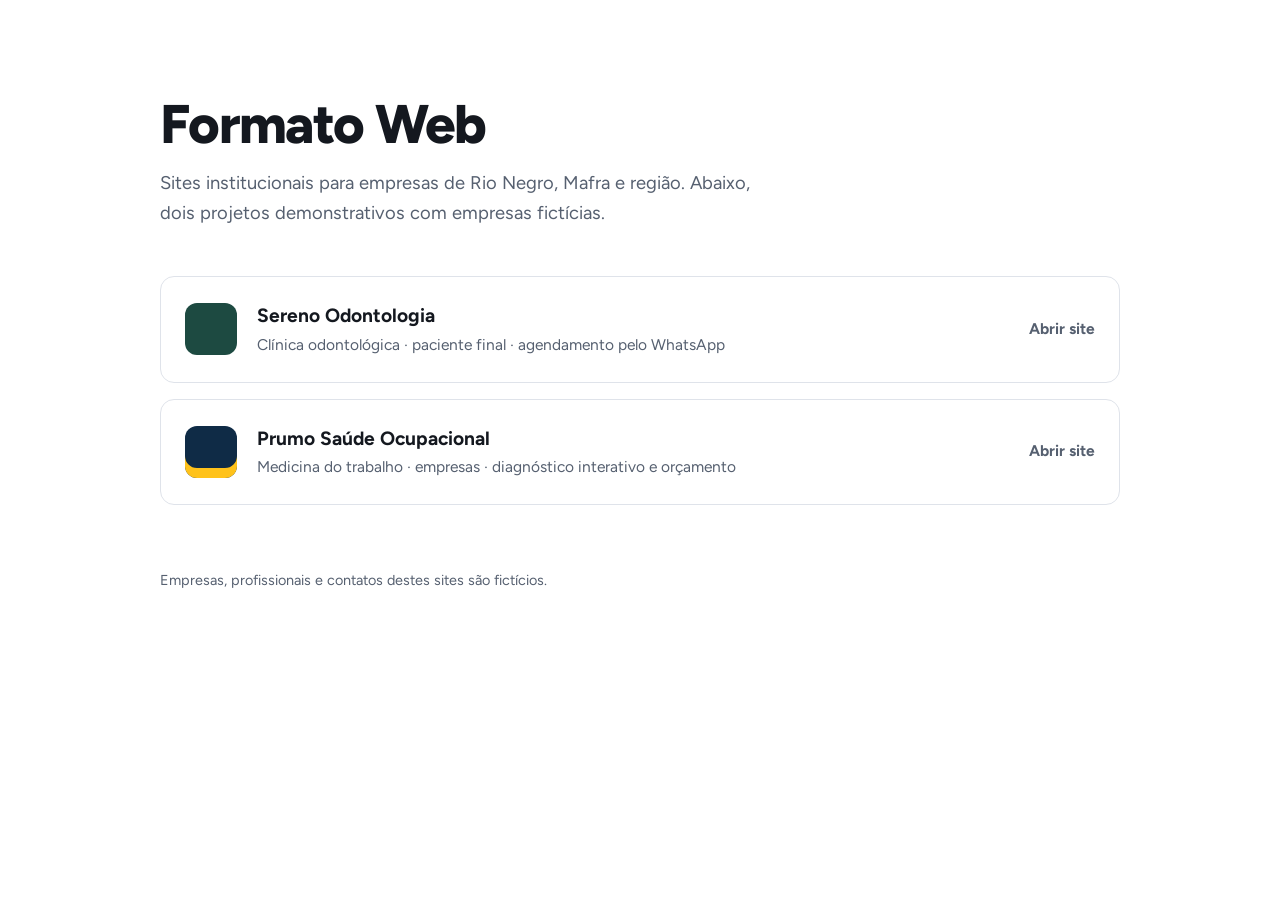
<file: index.html>
<!doctype html>
<html lang="pt-BR">
<head>
  <meta charset="utf-8">
  <meta name="viewport" content="width=device-width, initial-scale=1">
  <title>Formato Web | Sites demonstrativos</title>
  <meta name="description" content="Sites institucionais demonstrativos da Formato Web para empresas de Rio Negro, Mafra e região.">
  <meta name="robots" content="noindex">
  <link rel="preconnect" href="https://fonts.googleapis.com">
  <link rel="preconnect" href="https://fonts.gstatic.com" crossorigin>
  <link href="https://fonts.googleapis.com/css2?family=Figtree:wght@400;500;700;800&display=swap" rel="stylesheet">
  <style>
    :root{--ink:#14181f;--muted:#566070;--line:#dfe3ea;--bg:#fff;--bg-alt:#f4f6f9}
    *{box-sizing:border-box}
    body{margin:0;font-family:'Figtree',system-ui,sans-serif;color:var(--ink);background:var(--bg);line-height:1.6}
    main{width:min(100% - 32px,960px);margin:0 auto;padding:clamp(3rem,8vw,6rem) 0}
    h1{font-size:clamp(2.2rem,5vw,3.4rem);line-height:1.05;letter-spacing:-.03em;margin:0 0 1rem;font-weight:800}
    p.lead{color:var(--muted);font-size:1.15rem;max-width:52ch;margin:0}
    ul{list-style:none;padding:0;margin:3rem 0 0;display:grid;gap:1rem}
    a.demo{display:grid;grid-template-columns:auto 1fr auto;gap:1.25rem;align-items:center;padding:1.5rem;border:1px solid var(--line);border-radius:14px;text-decoration:none;color:inherit;transition:border-color .2s,background-color .2s}
    a.demo:hover{border-color:var(--ink);background:var(--bg-alt)}
    a.demo:focus-visible{outline:3px solid #2b7bd6;outline-offset:3px}
    .cor{width:52px;height:52px;border-radius:12px}
    strong{display:block;font-size:1.2rem}
    span{color:var(--muted);font-size:.97rem}
    .ver{font-weight:700;white-space:nowrap}
    footer{margin-top:4rem;color:var(--muted);font-size:.9rem}
    @media (max-width:560px){a.demo{grid-template-columns:auto 1fr}.ver{grid-column:1/-1}}
  </style>
</head>
<body>
  <main>
    <h1>Formato Web</h1>
    <p class="lead">Sites institucionais para empresas de Rio Negro, Mafra e região. Abaixo, dois projetos demonstrativos com empresas fictícias.</p>
    <ul>
      <li>
        <a class="demo" href="odontologia/">
          <div class="cor" style="background:#1d4a41" aria-hidden="true"></div>
          <div><strong>Sereno Odontologia</strong><span>Clínica odontológica · paciente final · agendamento pelo WhatsApp</span></div>
          <span class="ver">Abrir site</span>
        </a>
      </li>
      <li>
        <a class="demo" href="medicina-do-trabalho/">
          <div class="cor" style="background:#0f2b46;box-shadow:inset 0 -10px 0 #ffc21a" aria-hidden="true"></div>
          <div><strong>Prumo Saúde Ocupacional</strong><span>Medicina do trabalho · empresas · diagnóstico interativo e orçamento</span></div>
          <span class="ver">Abrir site</span>
        </a>
      </li>
    </ul>
    <footer>Empresas, profissionais e contatos destes sites são fictícios.</footer>
  </main>
</body>
</html>
</file>
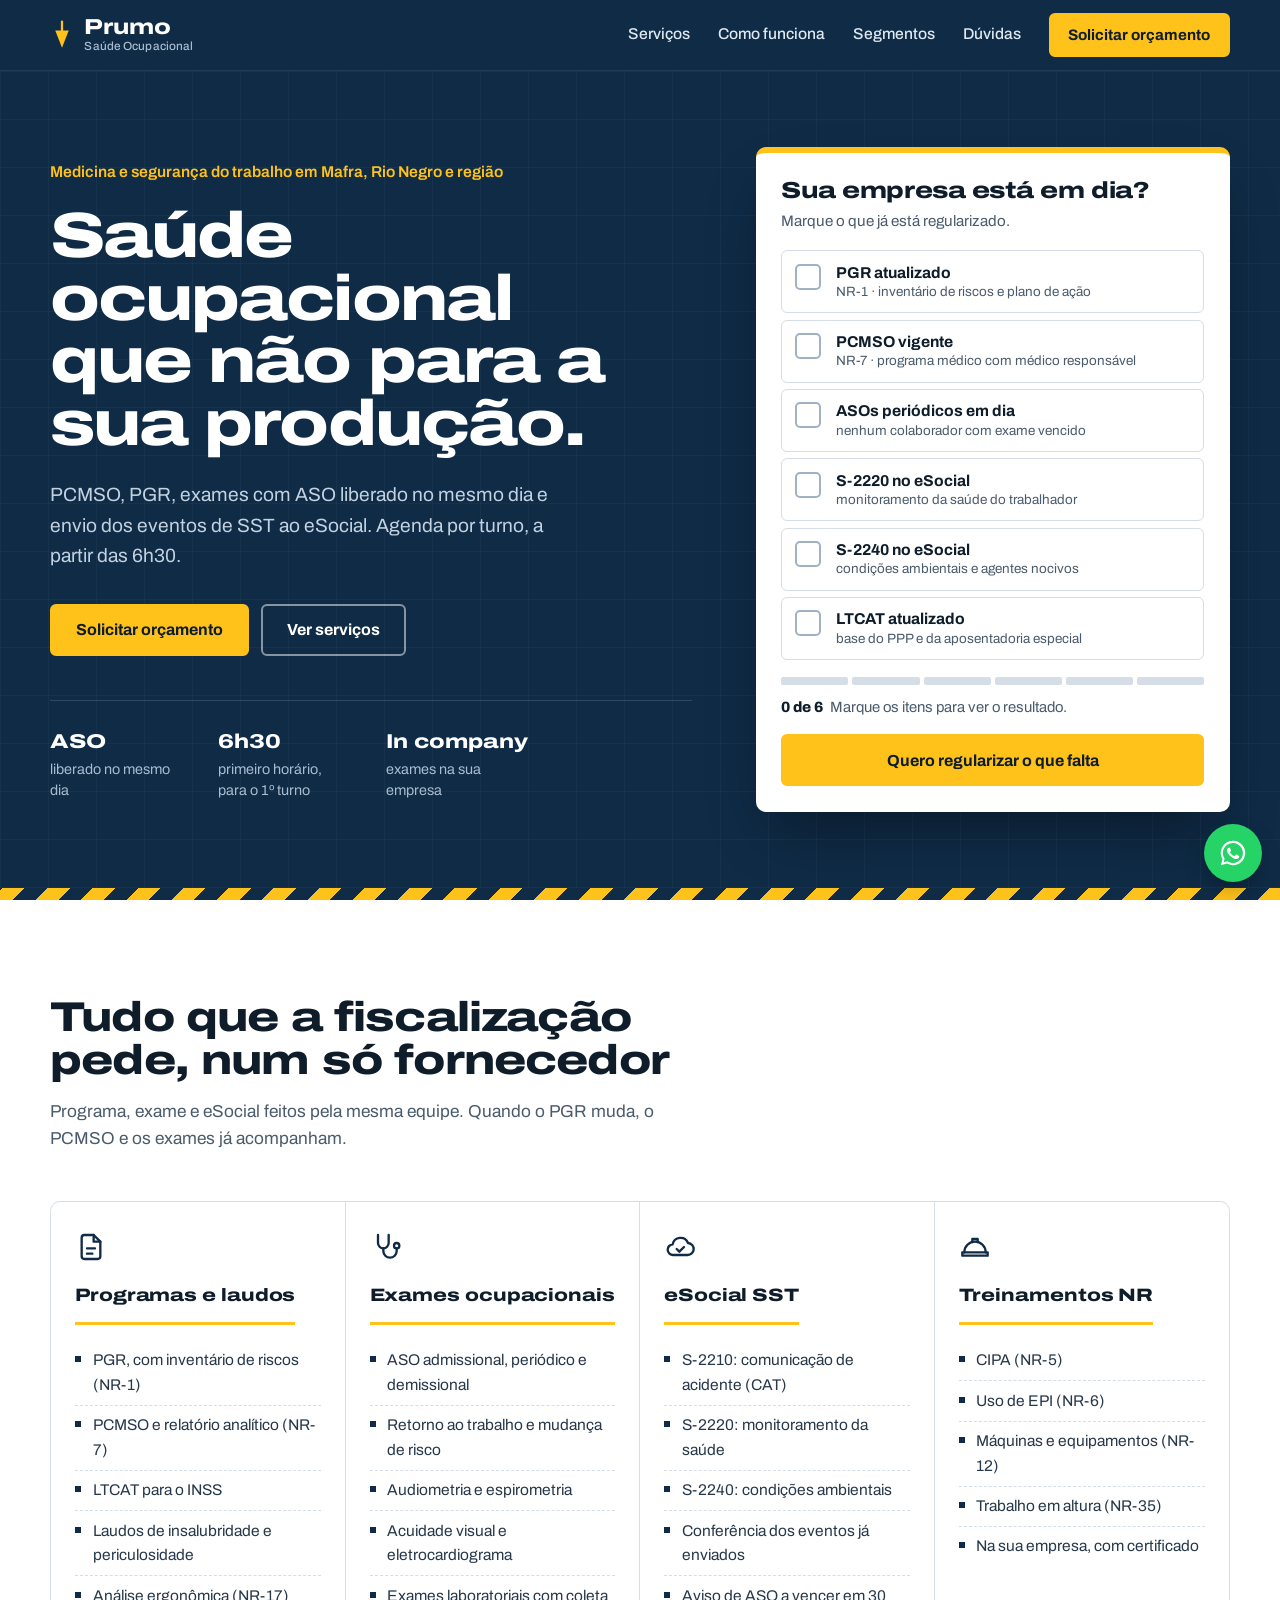
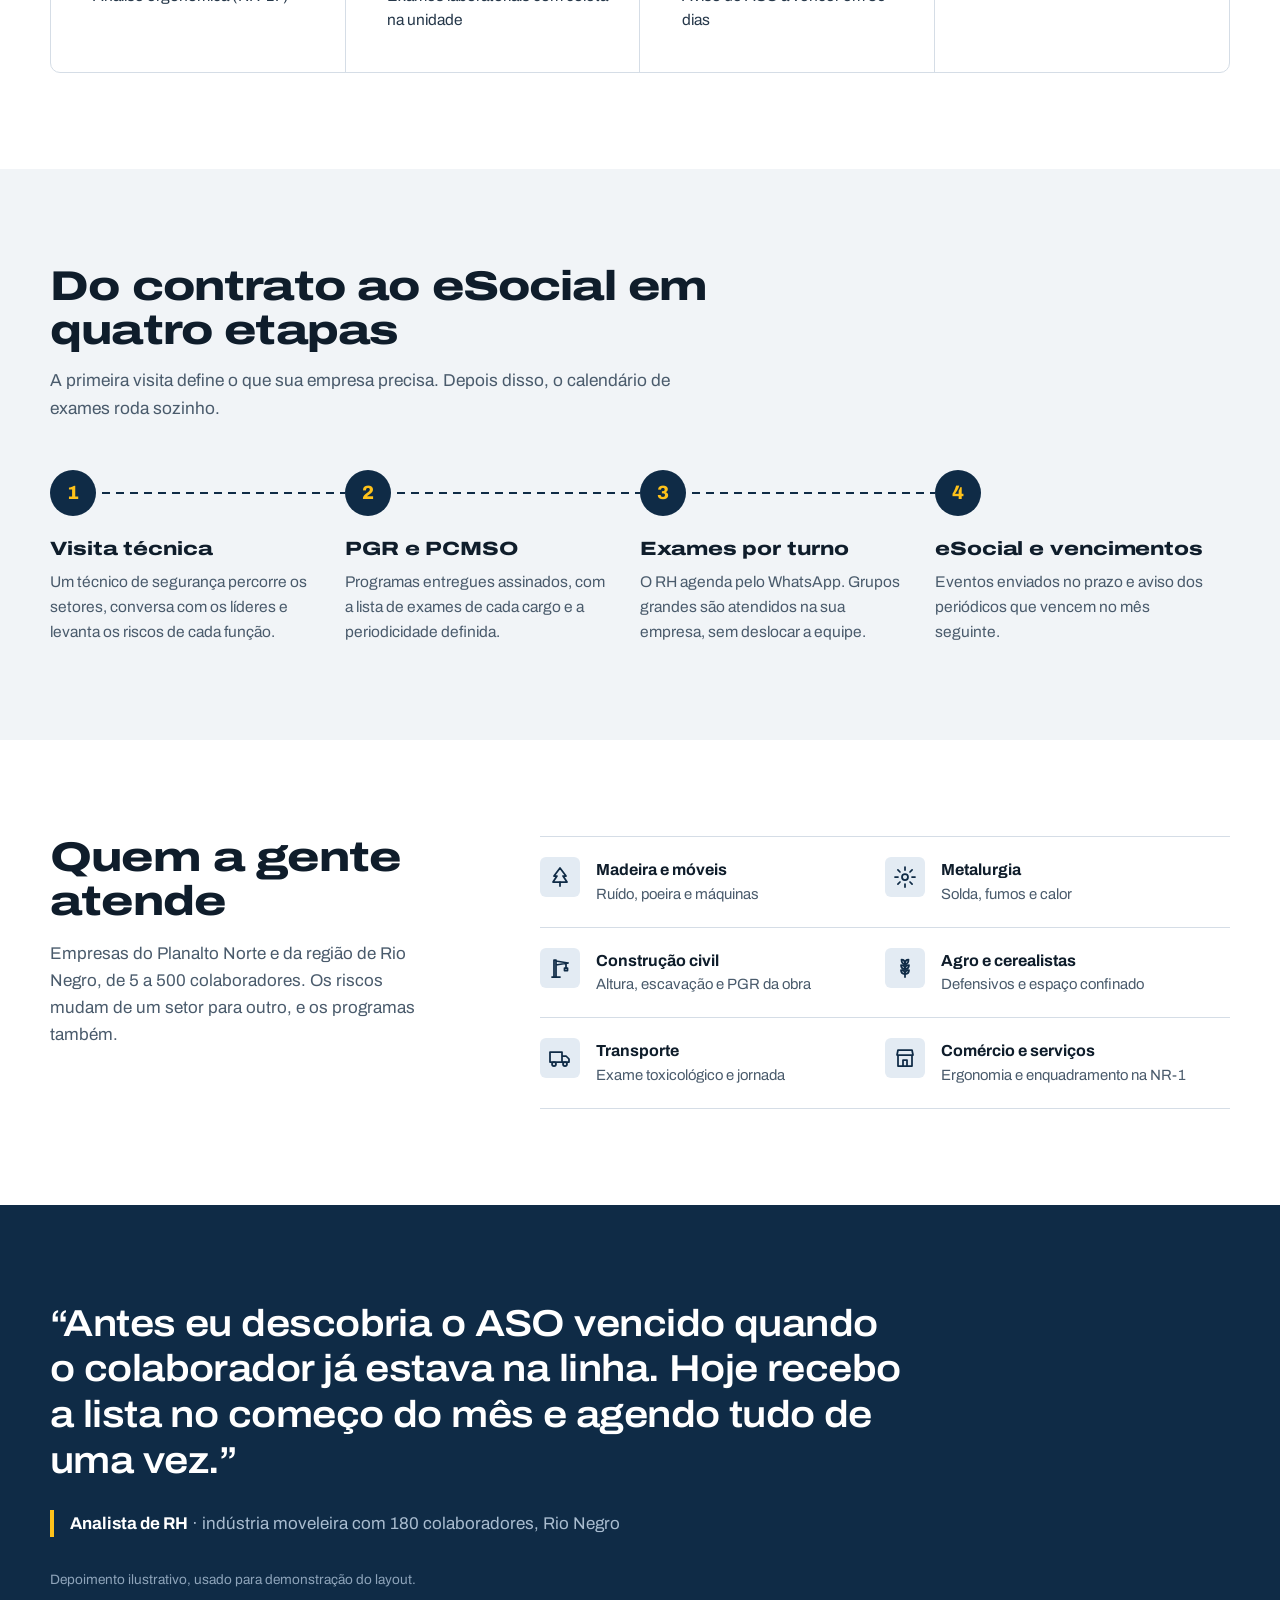
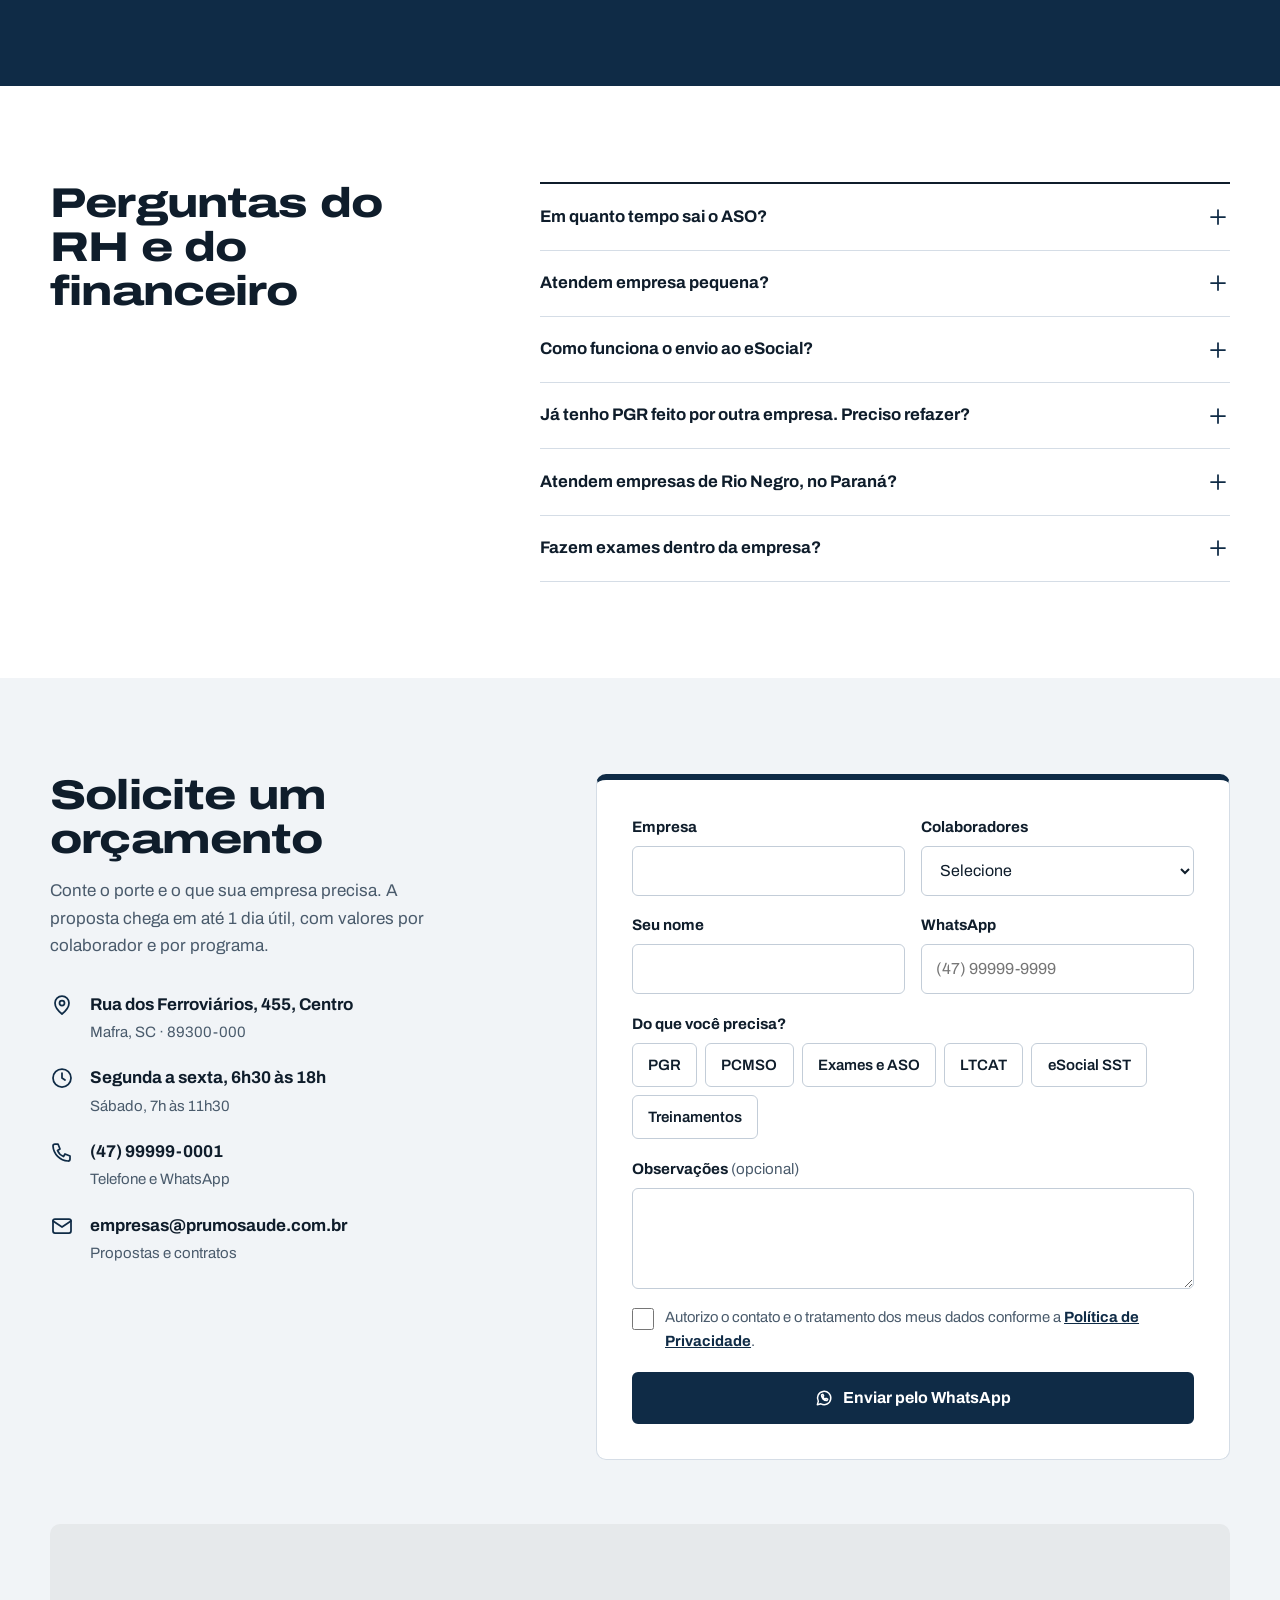
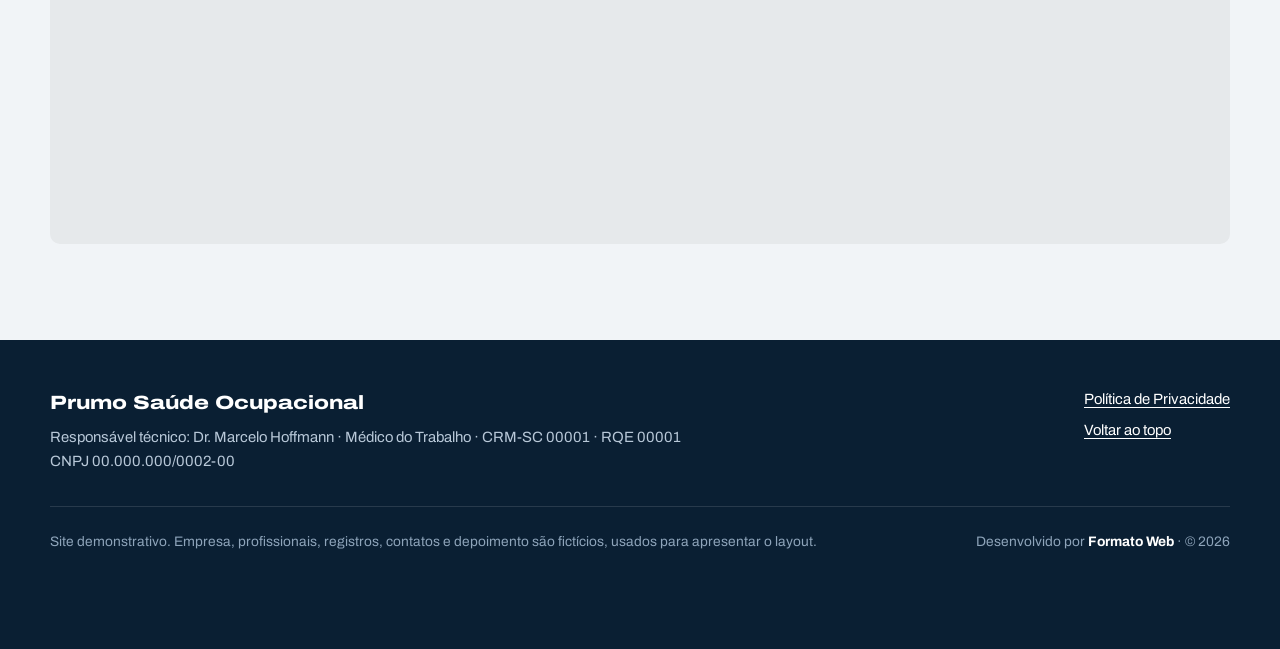
<file: medicina-do-trabalho/index.html>
<!doctype html>
<html lang="pt-BR">
<head>
  <meta charset="utf-8">
  <meta name="viewport" content="width=device-width, initial-scale=1">
  <title>Prumo Saúde Ocupacional | Medicina do Trabalho em Mafra - SC e Rio Negro - PR</title>
  <meta name="description" content="PCMSO, PGR, exames ocupacionais com ASO no mesmo dia e eSocial SST para empresas de Mafra, Rio Negro e região. Solicite um orçamento.">
  <link rel="canonical" href="https://gustavodelima-dev.github.io/sites-demo/medicina-do-trabalho/">
  <meta name="theme-color" content="#0f2b46">

  <meta property="og:type" content="website">
  <meta property="og:locale" content="pt_BR">
  <meta property="og:site_name" content="Prumo Saúde Ocupacional">
  <meta property="og:title" content="Prumo Saúde Ocupacional | Medicina do Trabalho em Mafra e Rio Negro">
  <meta property="og:description" content="Exames, laudos e eSocial da sua equipe sem parar a produção. ASO no mesmo dia e atendimento por turno.">
  <meta property="og:url" content="https://gustavodelima-dev.github.io/sites-demo/medicina-do-trabalho/">
  <meta property="og:image" content="https://gustavodelima-dev.github.io/sites-demo/medicina-do-trabalho/img/og-image.jpg">
  <meta property="og:image:width" content="1200">
  <meta property="og:image:height" content="630">
  <meta name="twitter:card" content="summary_large_image">

  <link rel="icon" href="img/favicon.svg" type="image/svg+xml">
  <link rel="preconnect" href="https://fonts.googleapis.com">
  <link rel="preconnect" href="https://fonts.gstatic.com" crossorigin>
  <link href="https://fonts.googleapis.com/css2?family=Archivo:wdth,wght@62..125,400..800&display=swap" rel="stylesheet">
  <link rel="stylesheet" href="css/style.css">

  <script type="application/ld+json">
  {
    "@context": "https://schema.org",
    "@type": "MedicalBusiness",
    "name": "Prumo Saúde Ocupacional",
    "description": "Medicina e segurança do trabalho para empresas: PCMSO, PGR, LTCAT, exames ocupacionais e eSocial SST.",
    "image": "https://gustavodelima-dev.github.io/sites-demo/medicina-do-trabalho/img/og-image.jpg",
    "url": "https://gustavodelima-dev.github.io/sites-demo/medicina-do-trabalho/",
    "telephone": "+55-47-99999-0001",
    "priceRange": "$$",
    "address": {
      "@type": "PostalAddress",
      "streetAddress": "Rua dos Ferroviários, 455 - Centro",
      "addressLocality": "Mafra",
      "addressRegion": "SC",
      "postalCode": "89300-000",
      "addressCountry": "BR"
    },
    "areaServed": ["Mafra - SC", "Rio Negro - PR", "Itaiópolis - SC", "Campo do Tenente - PR"],
    "openingHoursSpecification": [
      {"@type": "OpeningHoursSpecification", "dayOfWeek": ["Monday","Tuesday","Wednesday","Thursday","Friday"], "opens": "06:30", "closes": "18:00"},
      {"@type": "OpeningHoursSpecification", "dayOfWeek": "Saturday", "opens": "07:00", "closes": "11:30"}
    ]
  }
  </script>
</head>
<body>
  <a class="skip" href="#conteudo">Pular para o conteúdo</a>

  <svg width="0" height="0" style="position:absolute" aria-hidden="true">
    <defs>
      <symbol id="i-doc" viewBox="0 0 24 24"><path d="M14 3H7a2 2 0 0 0-2 2v14a2 2 0 0 0 2 2h10a2 2 0 0 0 2-2V8z"/><path d="M14 3v5h5M9 13h6M9 17h4"/></symbol>
      <symbol id="i-steth" viewBox="0 0 24 24"><path d="M6 3v6a4 4 0 0 0 8 0V3"/><path d="M10 13v2a5 5 0 0 0 10 0v-2"/><circle cx="20" cy="11" r="2"/></symbol>
      <symbol id="i-cloud" viewBox="0 0 24 24"><path d="M7 18a4 4 0 0 1-.5-8A6 6 0 0 1 18 9a4.5 4.5 0 0 1-.5 9z"/><path d="m9.5 13.5 2 2 3.5-3.5"/></symbol>
      <symbol id="i-helmet" viewBox="0 0 24 24"><path d="M4 16a8 8 0 0 1 16 0"/><path d="M2.5 16h19v2.5h-19zM10 8.3V6h4v2.3"/></symbol>
      <symbol id="i-tree" viewBox="0 0 24 24"><path d="M12 3 6 11h3l-4 6h14l-4-6h3z"/><path d="M12 17v4"/></symbol>
      <symbol id="i-gear" viewBox="0 0 24 24"><circle cx="12" cy="12" r="3"/><path d="M12 2v3M12 19v3M4.9 4.9 7 7M17 17l2.1 2.1M2 12h3M19 12h3M4.9 19.1 7 17M17 7l2.1-2.1"/></symbol>
      <symbol id="i-crane" viewBox="0 0 24 24"><path d="M6 21V4h2v17M4 21h8M8 5l12 2M8 9l12-2M18 7v5"/><path d="M16.5 12h3v2.5h-3z"/></symbol>
      <symbol id="i-wheat" viewBox="0 0 24 24"><path d="M12 21V8"/><path d="M12 8c-2.5 0-3.5-2-3.5-4.5C11 3.5 12 5.5 12 8zm0 0c2.5 0 3.5-2 3.5-4.5C13 3.5 12 5.5 12 8zM12 13c-2.5 0-4-1.7-4-4 2.6 0 4 1.7 4 4zm0 0c2.5 0 4-1.7 4-4-2.6 0-4 1.7-4 4zM12 18c-2.5 0-4-1.7-4-4 2.6 0 4 1.7 4 4zm0 0c2.5 0 4-1.7 4-4-2.6 0-4 1.7-4 4z"/></symbol>
      <symbol id="i-store" viewBox="0 0 24 24"><path d="M4 9h16l-1-5H5zM5 9v11h14V9"/><path d="M10 20v-6h4v6"/></symbol>
      <symbol id="i-truck" viewBox="0 0 24 24"><path d="M2 6h12v10H2zM14 10h4l3 3v3h-7"/><circle cx="6" cy="18" r="2"/><circle cx="17" cy="18" r="2"/></symbol>
      <symbol id="i-pin" viewBox="0 0 24 24"><path d="M12 21s7-5.6 7-11a7 7 0 0 0-14 0c0 5.4 7 11 7 11z"/><circle cx="12" cy="10" r="2.5"/></symbol>
      <symbol id="i-clock" viewBox="0 0 24 24"><circle cx="12" cy="12" r="9"/><path d="M12 7v5l3 2"/></symbol>
      <symbol id="i-phone" viewBox="0 0 24 24"><path d="M5 4h3l2 5-2.5 1.5a11 11 0 0 0 6 6L15 14l5 2v3a2 2 0 0 1-2 2A16 16 0 0 1 3 6a2 2 0 0 1 2-2"/></symbol>
      <symbol id="i-mail" viewBox="0 0 24 24"><rect x="3" y="5" width="18" height="14" rx="2"/><path d="m3 7 9 6 9-6"/></symbol>
      <symbol id="i-plus" viewBox="0 0 24 24"><path d="M12 5v14M5 12h14"/></symbol>
      <symbol id="i-check" viewBox="0 0 24 24"><path d="m5 12.5 4.5 4.5L19 7.5"/></symbol>
      <symbol id="i-wa" viewBox="0 0 24 24"><path d="M4 20l1.2-4.1A8 8 0 1 1 8.3 19z"/><path d="M9 8.5c0 3.5 2.5 6.5 6.5 6.5l1-1.6-2-1-1 1c-1.2-.5-2.4-1.7-2.9-2.9l1-1-1-2L9 8.5"/></symbol>
    </defs>
  </svg>

  <header class="topo" id="topo">
    <div class="wrap topo__in">
      <a class="marca" href="#conteudo" aria-label="Prumo Saúde Ocupacional, início">
        <svg class="marca__simbolo" viewBox="0 0 32 40" aria-hidden="true"><path d="M16 2v12" stroke="currentColor" stroke-width="3" stroke-linecap="round"/><path d="M7 14h18L16 37z" fill="currentColor"/></svg>
        <span>Prumo<small>Saúde Ocupacional</small></span>
      </a>
      <nav class="menu" id="menu" aria-label="Principal">
        <a href="#servicos">Serviços</a>
        <a href="#como-funciona">Como funciona</a>
        <a href="#segmentos">Segmentos</a>
        <a href="#duvidas">Dúvidas</a>
        <a class="btn btn--sm menu__cta" href="#orcamento">Solicitar orçamento</a>
      </nav>
      <button class="menu-btn" id="menu-btn" aria-expanded="false" aria-controls="menu" aria-label="Abrir menu">
        <span></span><span></span>
      </button>
    </div>
  </header>

  <main id="conteudo">

    <!-- HERO -->
    <section class="hero">
      <div class="wrap hero__in">
        <div class="hero__texto">
          <p class="hero__local">Medicina e segurança do trabalho em Mafra, Rio Negro e região</p>
          <h1>Saúde ocupacional que não para a sua produção.</h1>
          <p class="hero__sub">PCMSO, PGR, exames com ASO liberado no mesmo dia e envio dos eventos de SST ao eSocial. Agenda por turno, a partir das 6h30.</p>
          <div class="hero__acoes">
            <a class="btn" href="#orcamento">Solicitar orçamento</a>
            <a class="btn btn--line" href="#servicos">Ver serviços</a>
          </div>
          <dl class="hero__fatos">
            <div><dt>ASO</dt><dd>liberado no mesmo dia</dd></div>
            <div><dt>6h30</dt><dd>primeiro horário, para o 1º turno</dd></div>
            <div><dt>In company</dt><dd>exames na sua empresa</dd></div>
          </dl>
        </div>

        <!-- Diagnóstico interativo: o elemento memorável da página -->
        <form class="diag" id="diag" aria-labelledby="diag-titulo">
          <div class="diag__topo">
            <h2 id="diag-titulo">Sua empresa está em dia?</h2>
            <p>Marque o que já está regularizado.</p>
          </div>
          <fieldset class="diag__itens">
            <legend class="sr">Itens de conformidade em saúde e segurança do trabalho</legend>
            <label class="diag__item"><input type="checkbox" name="d" value="PGR atualizado"><span class="diag__box"><svg class="ic" aria-hidden="true"><use href="#i-check"/></svg></span><span><strong>PGR atualizado</strong><small>NR-1 · inventário de riscos e plano de ação</small></span></label>
            <label class="diag__item"><input type="checkbox" name="d" value="PCMSO vigente"><span class="diag__box"><svg class="ic" aria-hidden="true"><use href="#i-check"/></svg></span><span><strong>PCMSO vigente</strong><small>NR-7 · programa médico com médico responsável</small></span></label>
            <label class="diag__item"><input type="checkbox" name="d" value="ASOs periódicos em dia"><span class="diag__box"><svg class="ic" aria-hidden="true"><use href="#i-check"/></svg></span><span><strong>ASOs periódicos em dia</strong><small>nenhum colaborador com exame vencido</small></span></label>
            <label class="diag__item"><input type="checkbox" name="d" value="S-2220 enviado ao eSocial"><span class="diag__box"><svg class="ic" aria-hidden="true"><use href="#i-check"/></svg></span><span><strong>S-2220 no eSocial</strong><small>monitoramento da saúde do trabalhador</small></span></label>
            <label class="diag__item"><input type="checkbox" name="d" value="S-2240 enviado ao eSocial"><span class="diag__box"><svg class="ic" aria-hidden="true"><use href="#i-check"/></svg></span><span><strong>S-2240 no eSocial</strong><small>condições ambientais e agentes nocivos</small></span></label>
            <label class="diag__item"><input type="checkbox" name="d" value="LTCAT atualizado"><span class="diag__box"><svg class="ic" aria-hidden="true"><use href="#i-check"/></svg></span><span><strong>LTCAT atualizado</strong><small>base do PPP e da aposentadoria especial</small></span></label>
          </fieldset>
          <div class="diag__res" aria-live="polite">
            <div class="diag__barra" aria-hidden="true"><i></i><i></i><i></i><i></i><i></i><i></i></div>
            <p class="diag__placar"><strong id="diag-n">0 de 6</strong> <span id="diag-txt">Marque os itens para ver o resultado.</span></p>
          </div>
          <a class="btn btn--hivis btn--full" id="diag-cta" href="#orcamento">Quero regularizar o que falta</a>
        </form>
      </div>
      <div class="faixa" aria-hidden="true"></div>
    </section>

    <!-- SERVIÇOS -->
    <section class="secao" id="servicos" aria-labelledby="serv-titulo">
      <div class="wrap">
        <div class="cabeca">
          <h2 id="serv-titulo">Tudo que a fiscalização pede, num só fornecedor</h2>
          <p>Programa, exame e eSocial feitos pela mesma equipe. Quando o PGR muda, o PCMSO e os exames já acompanham.</p>
        </div>
        <div class="serv">
          <article class="serv__col">
            <svg class="ic ic--lg" aria-hidden="true"><use href="#i-doc"/></svg>
            <h3>Programas e laudos</h3>
            <ul>
              <li>PGR, com inventário de riscos (NR-1)</li>
              <li>PCMSO e relatório analítico (NR-7)</li>
              <li>LTCAT para o INSS</li>
              <li>Laudos de insalubridade e periculosidade</li>
              <li>Análise ergonômica (NR-17)</li>
            </ul>
          </article>
          <article class="serv__col">
            <svg class="ic ic--lg" aria-hidden="true"><use href="#i-steth"/></svg>
            <h3>Exames ocupacionais</h3>
            <ul>
              <li>ASO admissional, periódico e demissional</li>
              <li>Retorno ao trabalho e mudança de risco</li>
              <li>Audiometria e espirometria</li>
              <li>Acuidade visual e eletrocardiograma</li>
              <li>Exames laboratoriais com coleta na unidade</li>
            </ul>
          </article>
          <article class="serv__col">
            <svg class="ic ic--lg" aria-hidden="true"><use href="#i-cloud"/></svg>
            <h3>eSocial SST</h3>
            <ul>
              <li>S-2210: comunicação de acidente (CAT)</li>
              <li>S-2220: monitoramento da saúde</li>
              <li>S-2240: condições ambientais</li>
              <li>Conferência dos eventos já enviados</li>
              <li>Aviso de ASO a vencer em 30 dias</li>
            </ul>
          </article>
          <article class="serv__col">
            <svg class="ic ic--lg" aria-hidden="true"><use href="#i-helmet"/></svg>
            <h3>Treinamentos NR</h3>
            <ul>
              <li>CIPA (NR-5)</li>
              <li>Uso de EPI (NR-6)</li>
              <li>Máquinas e equipamentos (NR-12)</li>
              <li>Trabalho em altura (NR-35)</li>
              <li>Na sua empresa, com certificado</li>
            </ul>
          </article>
        </div>
      </div>
    </section>

    <!-- COMO FUNCIONA -->
    <section class="secao secao--alt" id="como-funciona" aria-labelledby="como-titulo">
      <div class="wrap">
        <div class="cabeca">
          <h2 id="como-titulo">Do contrato ao eSocial em quatro etapas</h2>
          <p>A primeira visita define o que sua empresa precisa. Depois disso, o calendário de exames roda sozinho.</p>
        </div>
        <ol class="etapas">
          <li>
            <span class="etapas__n">1</span>
            <h3>Visita técnica</h3>
            <p>Um técnico de segurança percorre os setores, conversa com os líderes e levanta os riscos de cada função.</p>
          </li>
          <li>
            <span class="etapas__n">2</span>
            <h3>PGR e PCMSO</h3>
            <p>Programas entregues assinados, com a lista de exames de cada cargo e a periodicidade definida.</p>
          </li>
          <li>
            <span class="etapas__n">3</span>
            <h3>Exames por turno</h3>
            <p>O RH agenda pelo WhatsApp. Grupos grandes são atendidos na sua empresa, sem deslocar a equipe.</p>
          </li>
          <li>
            <span class="etapas__n">4</span>
            <h3>eSocial e vencimentos</h3>
            <p>Eventos enviados no prazo e aviso dos periódicos que vencem no mês seguinte.</p>
          </li>
        </ol>
      </div>
    </section>

    <!-- SEGMENTOS -->
    <section class="secao" id="segmentos" aria-labelledby="seg-titulo">
      <div class="wrap seg">
        <div>
          <h2 id="seg-titulo">Quem a gente atende</h2>
          <p>Empresas do Planalto Norte e da região de Rio Negro, de 5 a 500 colaboradores. Os riscos mudam de um setor para outro, e os programas também.</p>
        </div>
        <ul class="seg__lista">
          <li><svg class="ic" aria-hidden="true"><use href="#i-tree"/></svg><span><strong>Madeira e móveis</strong>Ruído, poeira e máquinas</span></li>
          <li><svg class="ic" aria-hidden="true"><use href="#i-gear"/></svg><span><strong>Metalurgia</strong>Solda, fumos e calor</span></li>
          <li><svg class="ic" aria-hidden="true"><use href="#i-crane"/></svg><span><strong>Construção civil</strong>Altura, escavação e PGR da obra</span></li>
          <li><svg class="ic" aria-hidden="true"><use href="#i-wheat"/></svg><span><strong>Agro e cerealistas</strong>Defensivos e espaço confinado</span></li>
          <li><svg class="ic" aria-hidden="true"><use href="#i-truck"/></svg><span><strong>Transporte</strong>Exame toxicológico e jornada</span></li>
          <li><svg class="ic" aria-hidden="true"><use href="#i-store"/></svg><span><strong>Comércio e serviços</strong>Ergonomia e enquadramento na NR-1</span></li>
        </ul>
      </div>
    </section>

    <!-- DEPOIMENTO -->
    <section class="secao secao--navy" aria-labelledby="dep-titulo">
      <div class="wrap dep">
        <h2 id="dep-titulo" class="sr">O que dizem os clientes</h2>
        <figure>
          <blockquote>
            <p>“Antes eu descobria o ASO vencido quando o colaborador já estava na linha. Hoje recebo a lista no começo do mês e agendo tudo de uma vez.”</p>
          </blockquote>
          <figcaption><strong>Analista de RH</strong> · indústria moveleira com 180 colaboradores, Rio Negro</figcaption>
        </figure>
        <p class="dep__nota">Depoimento ilustrativo, usado para demonstração do layout.</p>
      </div>
    </section>

    <!-- FAQ -->
    <section class="secao" id="duvidas" aria-labelledby="faq-titulo">
      <div class="wrap faq">
        <h2 id="faq-titulo">Perguntas do RH e do financeiro</h2>
        <div class="faq__lista">
          <details>
            <summary>Em quanto tempo sai o ASO?<svg class="ic" aria-hidden="true"><use href="#i-plus"/></svg></summary>
            <p>Para exames clínicos e complementares feitos na unidade, o ASO é liberado no mesmo dia. Quando há exame laboratorial, o prazo segue o do laboratório, normalmente de 1 a 2 dias úteis.</p>
          </details>
          <details>
            <summary>Atendem empresa pequena?<svg class="ic" aria-hidden="true"><use href="#i-plus"/></svg></summary>
            <p>Sim. Dependendo do grau de risco e das atividades, microempresas e empresas de pequeno porte podem ser dispensadas de elaborar o PGR e o PCMSO, por meio da Declaração de Inexistência de Riscos. As demais obrigações das normas continuam valendo, e na primeira conversa a gente avalia o que se aplica ao seu caso.</p>
          </details>
          <details>
            <summary>Como funciona o envio ao eSocial?<svg class="ic" aria-hidden="true"><use href="#i-plus"/></svg></summary>
            <p>A empresa nos autoriza por procuração eletrônica no e-CAC ou por certificado digital. A partir daí, enviamos os eventos S-2210, S-2220 e S-2240 e mandamos o recibo de cada envio.</p>
          </details>
          <details>
            <summary>Já tenho PGR feito por outra empresa. Preciso refazer?<svg class="ic" aria-hidden="true"><use href="#i-plus"/></svg></summary>
            <p>Não necessariamente. Analisamos o documento atual e, se estiver adequado, aproveitamos e só revisamos quando houver mudança de processo, setor ou função.</p>
          </details>
          <details>
            <summary>Atendem empresas de Rio Negro, no Paraná?<svg class="ic" aria-hidden="true"><use href="#i-plus"/></svg></summary>
            <p>Sim. As NRs são federais e valem igual nos dois lados da ponte. Atendemos Mafra, Rio Negro, Itaiópolis, Campo do Tenente e cidades vizinhas.</p>
          </details>
          <details>
            <summary>Fazem exames dentro da empresa?<svg class="ic" aria-hidden="true"><use href="#i-plus"/></svg></summary>
            <p>Sim, para grupos a partir de 20 colaboradores. Levamos a equipe e os equipamentos portáteis, e o atendimento é marcado por turno para não parar a linha.</p>
          </details>
        </div>
      </div>
    </section>

    <!-- ORÇAMENTO -->
    <section class="secao secao--alt" id="orcamento" aria-labelledby="orc-titulo">
      <div class="wrap orc">
        <div class="orc__texto">
          <h2 id="orc-titulo">Solicite um orçamento</h2>
          <p>Conte o porte e o que sua empresa precisa. A proposta chega em até 1 dia útil, com valores por colaborador e por programa.</p>
          <ul class="orc__info">
            <li><svg class="ic" aria-hidden="true"><use href="#i-pin"/></svg><div><strong>Rua dos Ferroviários, 455, Centro</strong><span>Mafra, SC · 89300-000</span></div></li>
            <li><svg class="ic" aria-hidden="true"><use href="#i-clock"/></svg><div><strong>Segunda a sexta, 6h30 às 18h</strong><span>Sábado, 7h às 11h30</span></div></li>
            <li><svg class="ic" aria-hidden="true"><use href="#i-phone"/></svg><div><strong><a href="tel:+5547999990001">(47) 99999-0001</a></strong><span>Telefone e WhatsApp</span></div></li>
            <li><svg class="ic" aria-hidden="true"><use href="#i-mail"/></svg><div><strong><a href="mailto:empresas@prumosaude.com.br">empresas@prumosaude.com.br</a></strong><span>Propostas e contratos</span></div></li>
          </ul>
        </div>

        <form class="form" id="form" novalidate>
          <div class="form__linha">
            <div class="campo">
              <label for="empresa">Empresa</label>
              <input id="empresa" name="empresa" type="text" autocomplete="organization" required>
              <p class="erro" id="empresa-erro" aria-live="polite"></p>
            </div>
            <div class="campo">
              <label for="porte">Colaboradores</label>
              <select id="porte" name="porte" required>
                <option value="">Selecione</option>
                <option>1 a 19</option>
                <option>20 a 49</option>
                <option>50 a 99</option>
                <option>100 a 299</option>
                <option>300 ou mais</option>
              </select>
              <p class="erro" id="porte-erro" aria-live="polite"></p>
            </div>
          </div>
          <div class="form__linha">
            <div class="campo">
              <label for="nome">Seu nome</label>
              <input id="nome" name="nome" type="text" autocomplete="name" required>
              <p class="erro" id="nome-erro" aria-live="polite"></p>
            </div>
            <div class="campo">
              <label for="tel">WhatsApp</label>
              <input id="tel" name="tel" type="tel" inputmode="numeric" autocomplete="tel" placeholder="(47) 99999-9999" required>
              <p class="erro" id="tel-erro" aria-live="polite"></p>
            </div>
          </div>
          <fieldset class="campo">
            <legend>Do que você precisa?</legend>
            <div class="chips" id="necessidades">
              <label class="chip"><input type="checkbox" name="nec" value="PGR"><span>PGR</span></label>
              <label class="chip"><input type="checkbox" name="nec" value="PCMSO"><span>PCMSO</span></label>
              <label class="chip"><input type="checkbox" name="nec" value="Exames / ASO"><span>Exames e ASO</span></label>
              <label class="chip"><input type="checkbox" name="nec" value="LTCAT"><span>LTCAT</span></label>
              <label class="chip"><input type="checkbox" name="nec" value="eSocial SST"><span>eSocial SST</span></label>
              <label class="chip"><input type="checkbox" name="nec" value="Treinamentos NR"><span>Treinamentos</span></label>
            </div>
            <p class="erro" id="nec-erro" aria-live="polite"></p>
          </fieldset>
          <div class="campo">
            <label for="obs">Observações <span class="opc">(opcional)</span></label>
            <textarea id="obs" name="obs" rows="3"></textarea>
          </div>
          <div class="campo campo--check">
            <input id="lgpd" name="lgpd" type="checkbox" required>
            <label for="lgpd">Autorizo o contato e o tratamento dos meus dados conforme a <a href="politica-de-privacidade.html">Política de Privacidade</a>.</label>
            <p class="erro" id="lgpd-erro" aria-live="polite"></p>
          </div>
          <button class="btn btn--full" type="submit"><svg class="ic" aria-hidden="true"><use href="#i-wa"/></svg> Enviar pelo WhatsApp</button>
          <p class="form__ok" id="form-ok" role="status" hidden>Mensagem pronta. Se o WhatsApp não abriu sozinho, <a id="form-wa" href="https://wa.me/5547999990001" target="_blank" rel="noopener">toque aqui para abrir a conversa</a>.</p>
        </form>
      </div>
      <div class="wrap">
        <iframe class="mapa" title="Mapa da localização em Mafra, SC" loading="lazy" referrerpolicy="no-referrer-when-downgrade" src="https://maps.google.com/maps?q=Centro,+Mafra+-+SC&amp;z=15&amp;output=embed"></iframe>
      </div>
    </section>
  </main>

  <footer class="rodape">
    <div class="wrap rodape__in">
      <div>
        <p class="rodape__marca">Prumo Saúde Ocupacional</p>
        <p>Responsável técnico: Dr. Marcelo Hoffmann · Médico do Trabalho · CRM-SC 00001 · RQE 00001</p>
        <p>CNPJ 00.000.000/0002-00</p>
      </div>
      <div class="rodape__links">
        <a href="politica-de-privacidade.html">Política de Privacidade</a>
        <a href="#topo">Voltar ao topo</a>
      </div>
    </div>
    <div class="wrap rodape__demo">
      <p>Site demonstrativo. Empresa, profissionais, registros, contatos e depoimento são fictícios, usados para apresentar o layout.</p>
      <p>Desenvolvido por <strong>Formato Web</strong> · © <span id="ano">2026</span></p>
    </div>
  </footer>

  <a class="wa" id="wa-float" href="https://wa.me/5547999990001" target="_blank" rel="noopener" aria-label="Conversar no WhatsApp">
    <svg viewBox="0 0 32 32" aria-hidden="true"><path fill="currentColor" d="M16 3a13 13 0 0 0-11.2 19.6L3 29l6.6-1.7A13 13 0 1 0 16 3zm0 23.7c-2 0-4-.6-5.7-1.6l-.4-.2-3.9 1 1-3.8-.2-.4A10.7 10.7 0 1 1 16 26.7zm5.9-8c-.3-.2-1.9-1-2.2-1-.3-.2-.5-.2-.7.1l-1 1.3c-.2.2-.4.2-.7.1a8.8 8.8 0 0 1-4.4-3.8c-.3-.6.3-.5 1-1.7.1-.2 0-.4 0-.5l-1-2.4c-.3-.6-.5-.5-.7-.5h-.6a1.2 1.2 0 0 0-.9.4 3.6 3.6 0 0 0-1.1 2.7 6.3 6.3 0 0 0 1.3 3.3 14.4 14.4 0 0 0 5.5 4.9c2 .9 2.8 1 3.9.8a3.3 3.3 0 0 0 2.1-1.5 2.6 2.6 0 0 0 .2-1.5c-.1-.1-.3-.2-.7-.4z"/></svg>
  </a>

  <script src="js/main.js"></script>
</body>
</html>
</file>
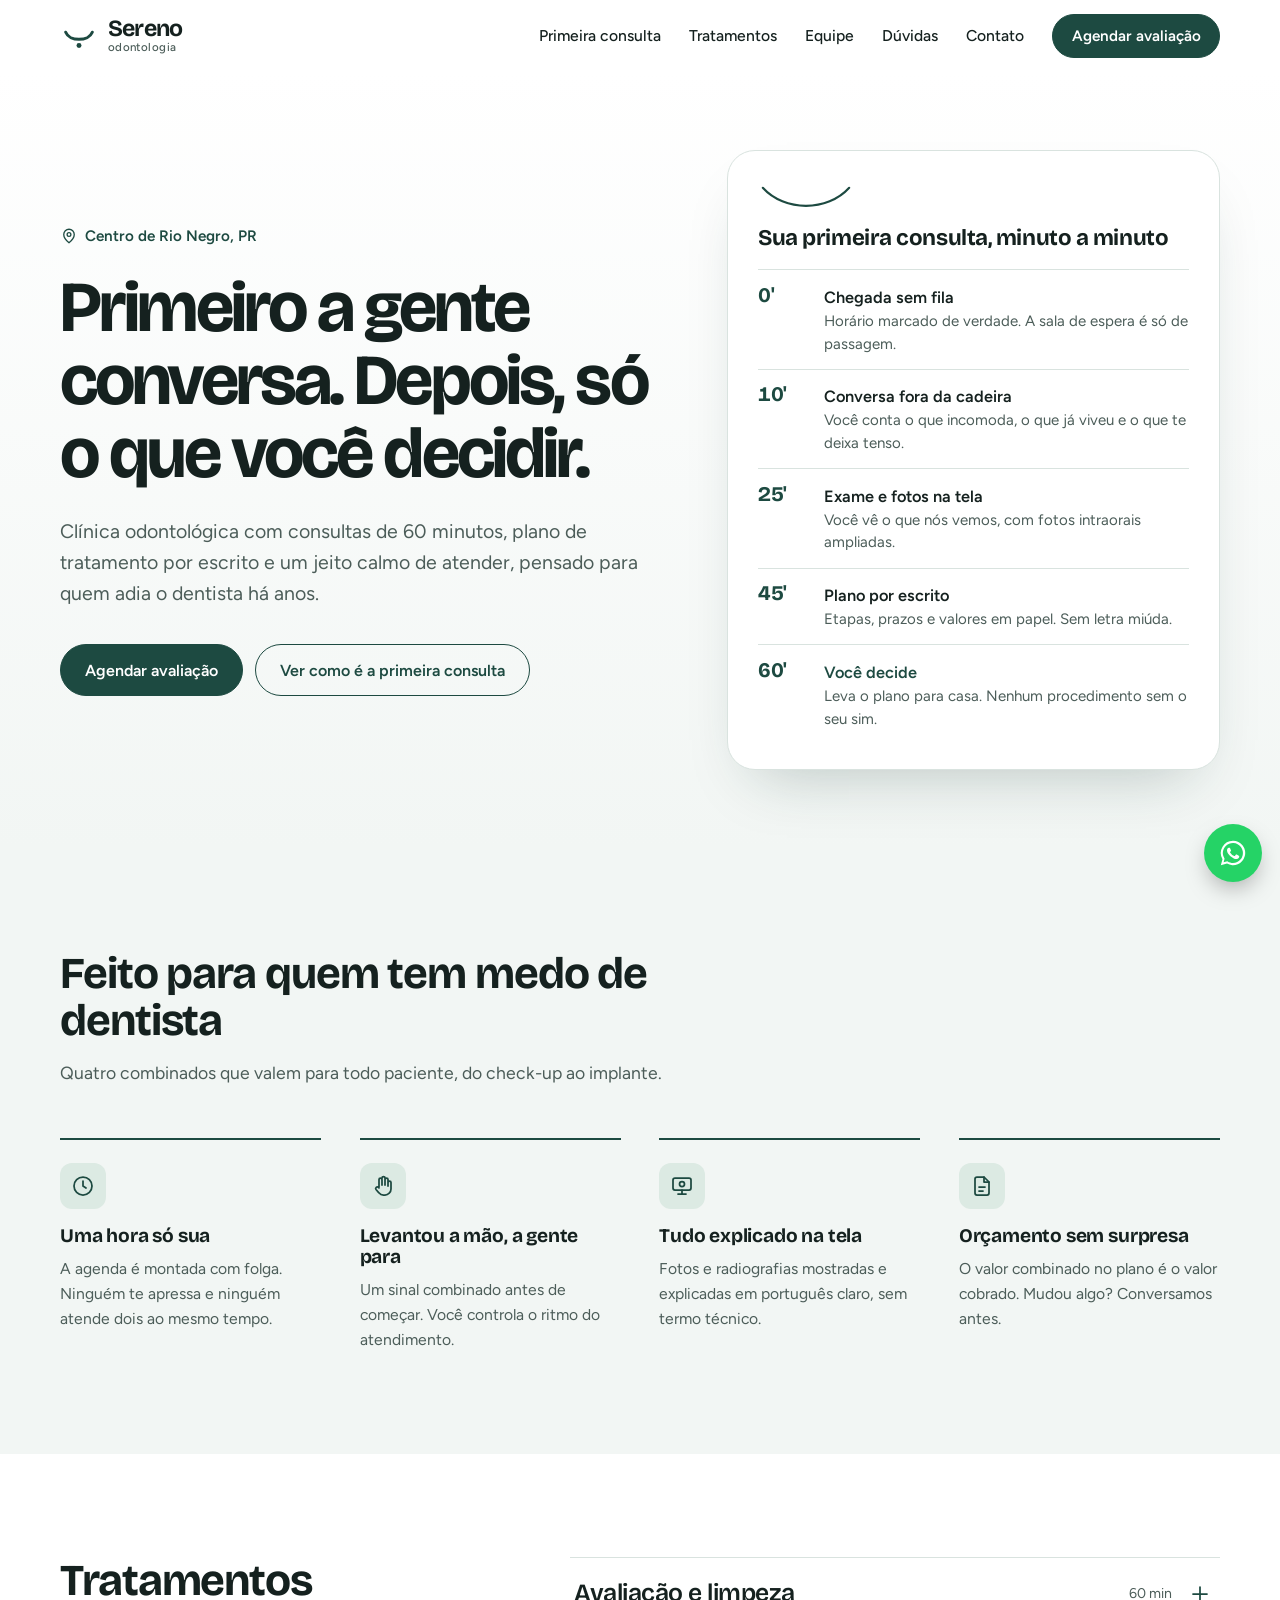
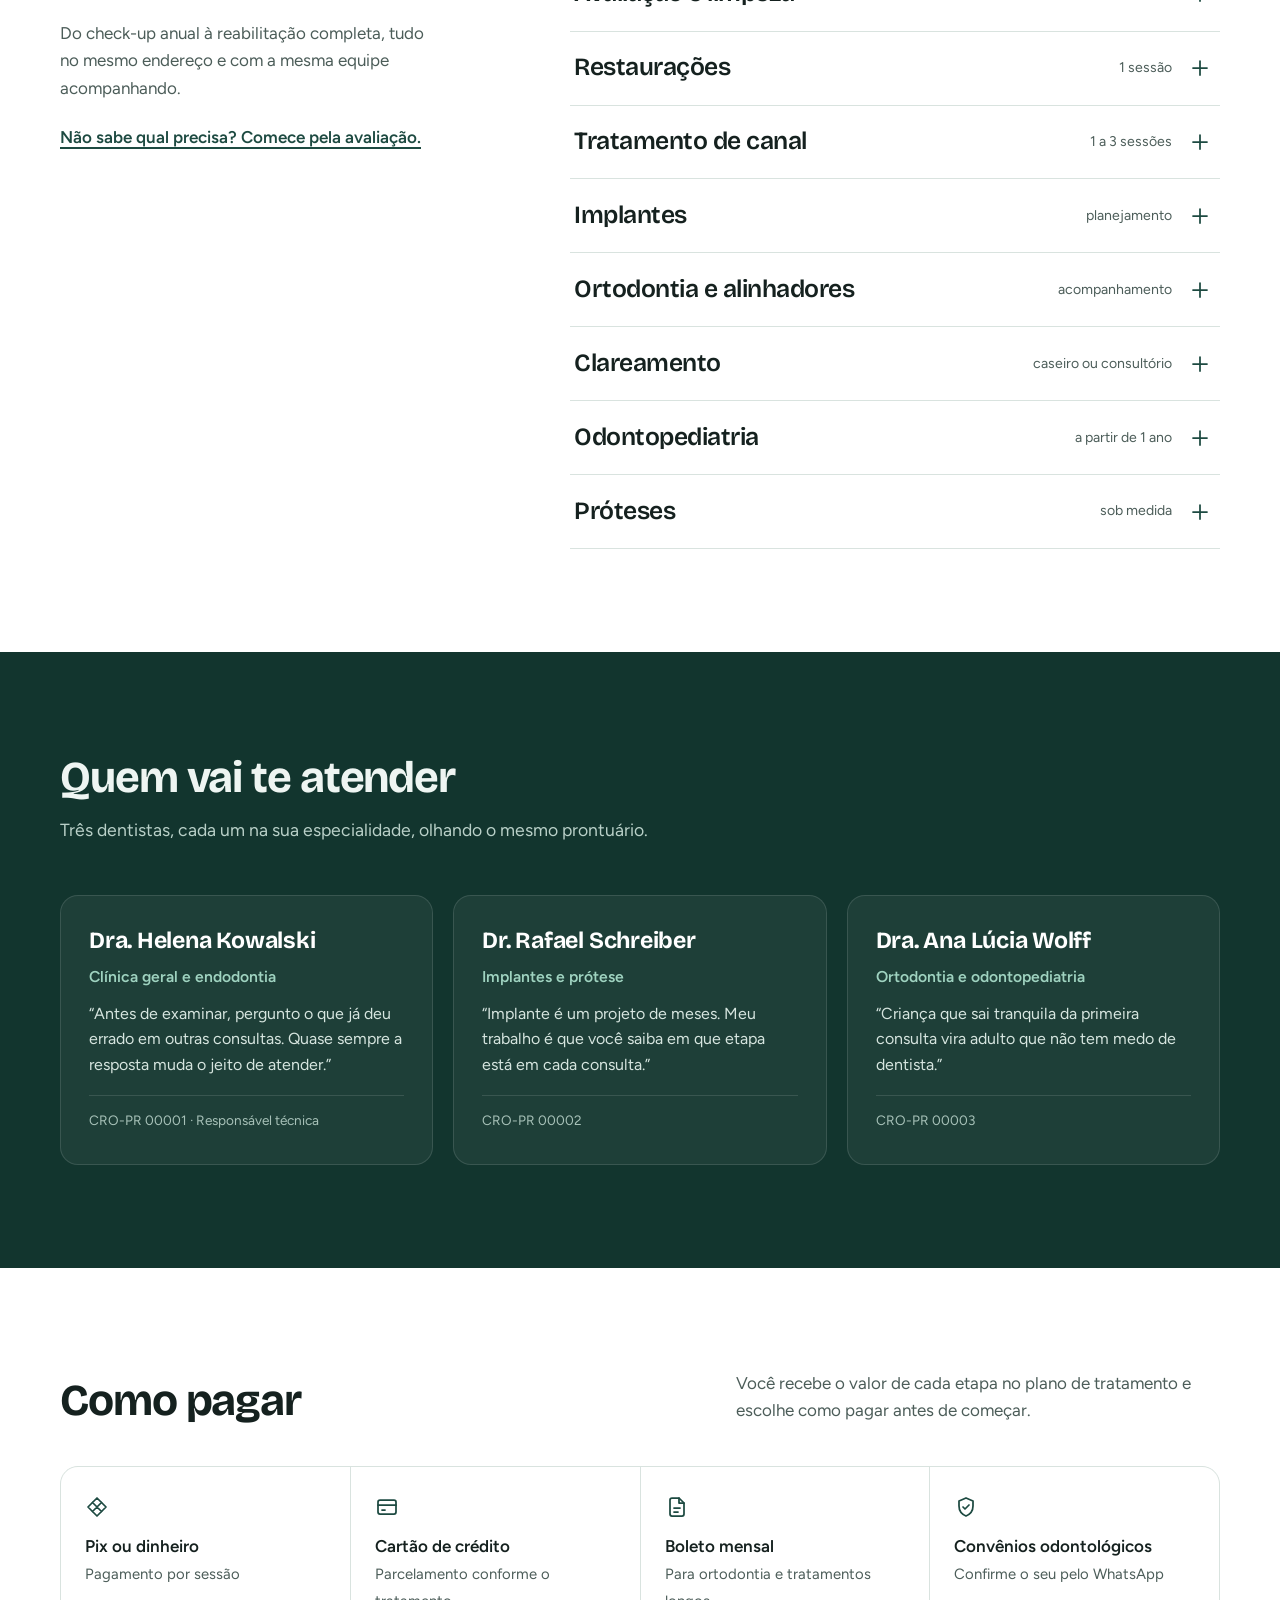
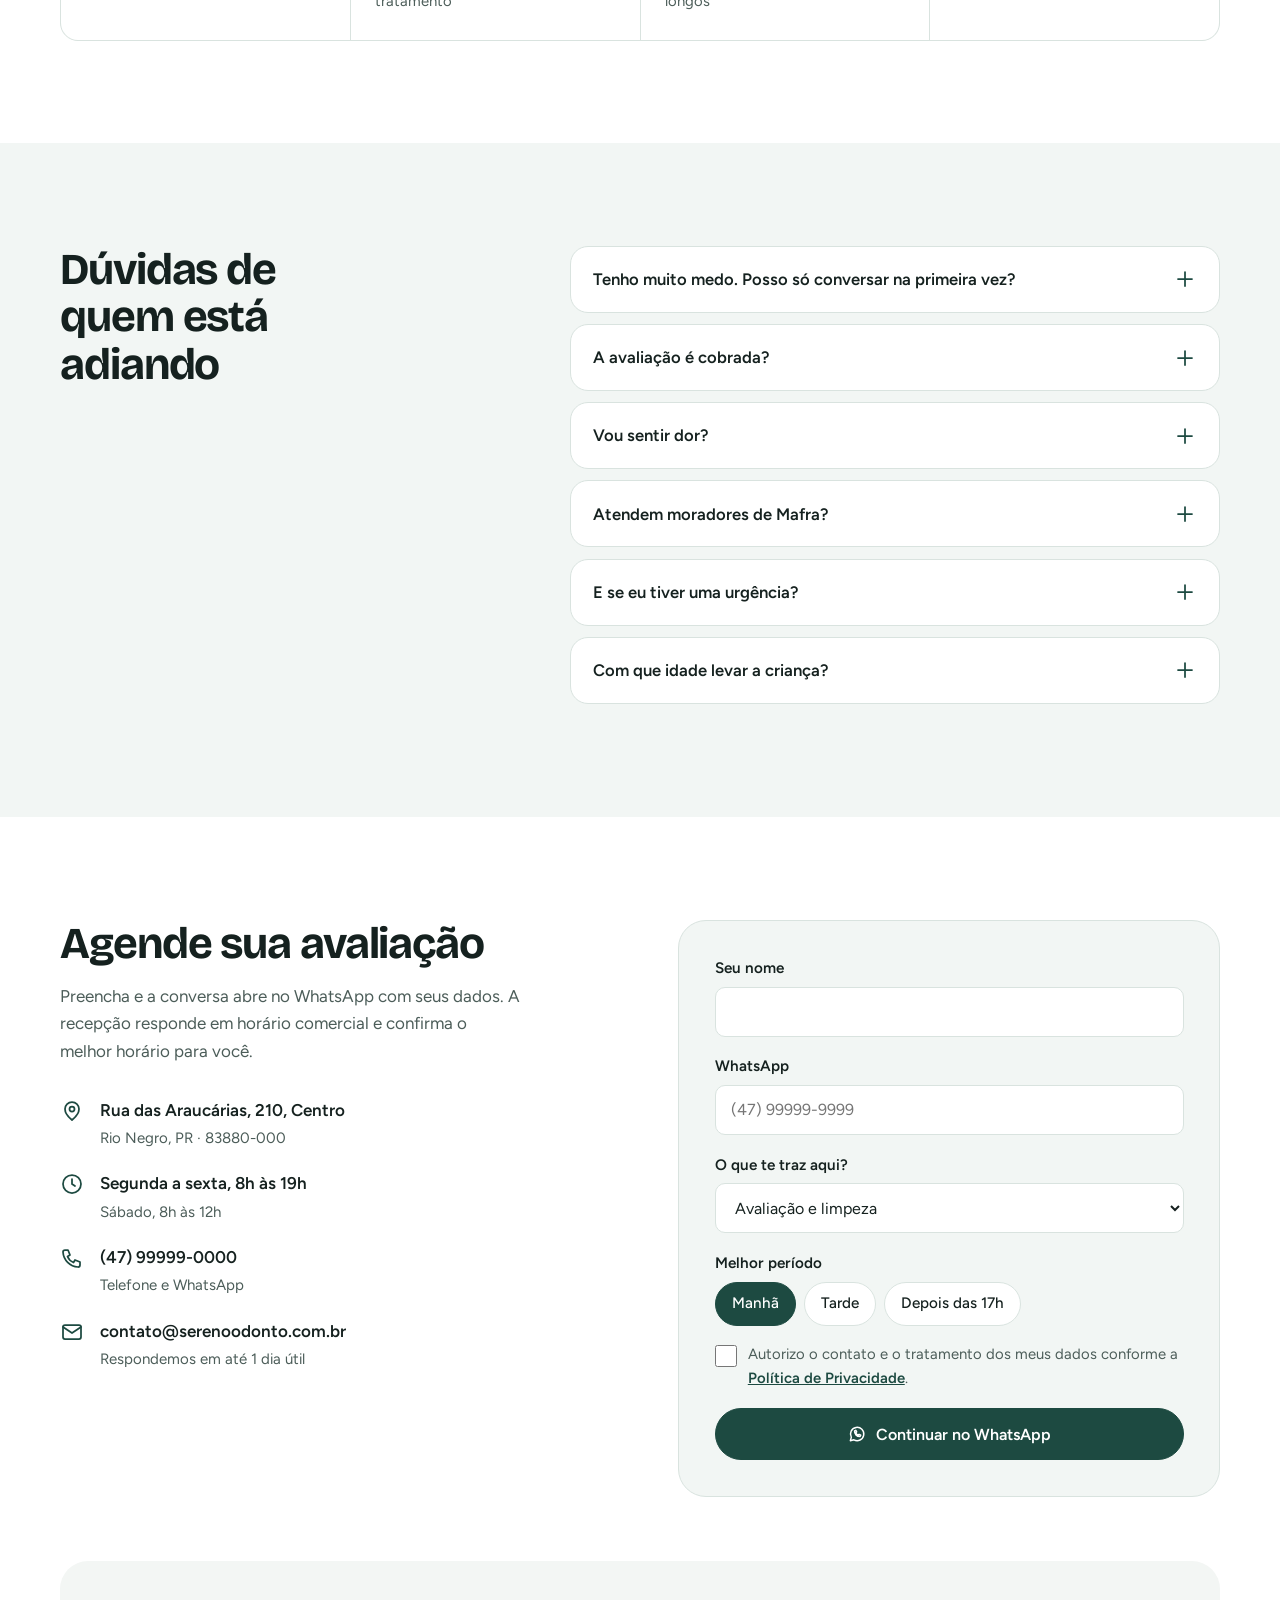
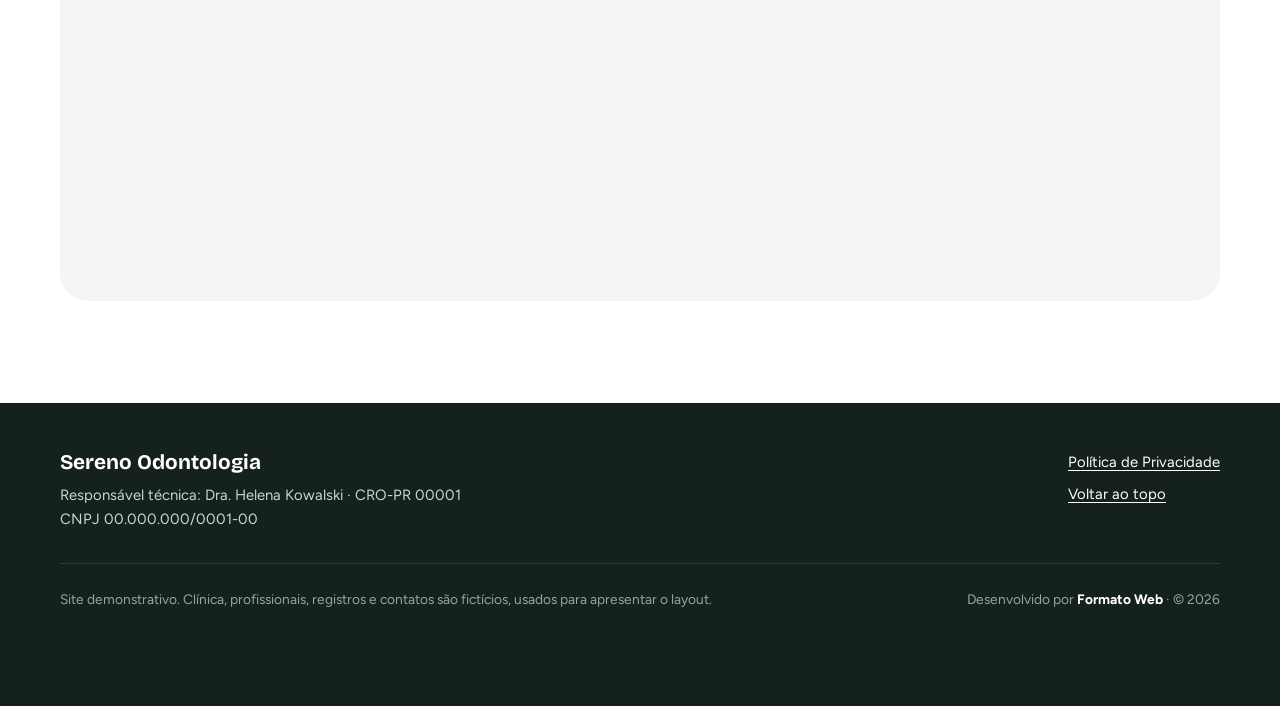
<file: odontologia/index.html>
<!doctype html>
<html lang="pt-BR">
<head>
  <meta charset="utf-8">
  <meta name="viewport" content="width=device-width, initial-scale=1">
  <title>Sereno Odontologia | Dentista em Rio Negro - PR</title>
  <meta name="description" content="Clínica odontológica em Rio Negro (PR) com consultas de 60 minutos, plano de tratamento por escrito e atendimento para quem tem medo de dentista. Agende sua avaliação.">
  <link rel="canonical" href="https://gustavodelima-dev.github.io/sites-demo/odontologia/">
  <meta name="theme-color" content="#1d4a41">

  <meta property="og:type" content="website">
  <meta property="og:locale" content="pt_BR">
  <meta property="og:site_name" content="Sereno Odontologia">
  <meta property="og:title" content="Sereno Odontologia | Dentista em Rio Negro - PR">
  <meta property="og:description" content="Primeiro a gente conversa. Depois, só o que você decidir. Consultas de 60 minutos e plano por escrito.">
  <meta property="og:url" content="https://gustavodelima-dev.github.io/sites-demo/odontologia/">
  <meta property="og:image" content="https://gustavodelima-dev.github.io/sites-demo/odontologia/img/og-image.jpg">
  <meta property="og:image:width" content="1200">
  <meta property="og:image:height" content="630">
  <meta name="twitter:card" content="summary_large_image">

  <link rel="icon" href="img/favicon.svg" type="image/svg+xml">
  <link rel="preconnect" href="https://fonts.googleapis.com">
  <link rel="preconnect" href="https://fonts.gstatic.com" crossorigin>
  <link href="https://fonts.googleapis.com/css2?family=Bricolage+Grotesque:opsz,wght@12..96,400..800&family=Figtree:wght@400;500;600;700&display=swap" rel="stylesheet">
  <link rel="stylesheet" href="css/style.css">

  <script type="application/ld+json">
  {
    "@context": "https://schema.org",
    "@type": "Dentist",
    "name": "Sereno Odontologia",
    "image": "https://gustavodelima-dev.github.io/sites-demo/odontologia/img/og-image.jpg",
    "url": "https://gustavodelima-dev.github.io/sites-demo/odontologia/",
    "telephone": "+55-47-99999-0000",
    "priceRange": "$$",
    "address": {
      "@type": "PostalAddress",
      "streetAddress": "Rua das Araucárias, 210 - Centro",
      "addressLocality": "Rio Negro",
      "addressRegion": "PR",
      "postalCode": "83880-000",
      "addressCountry": "BR"
    },
    "areaServed": ["Rio Negro - PR", "Mafra - SC"],
    "openingHoursSpecification": [
      {"@type": "OpeningHoursSpecification", "dayOfWeek": ["Monday","Tuesday","Wednesday","Thursday","Friday"], "opens": "08:00", "closes": "19:00"},
      {"@type": "OpeningHoursSpecification", "dayOfWeek": "Saturday", "opens": "08:00", "closes": "12:00"}
    ]
  }
  </script>
</head>
<body>
  <a class="skip" href="#conteudo">Pular para o conteúdo</a>

  <!-- Ícones (um só conjunto, traço 1.75) -->
  <svg width="0" height="0" style="position:absolute" aria-hidden="true">
    <defs>
      <symbol id="i-clock" viewBox="0 0 24 24"><circle cx="12" cy="12" r="9"/><path d="M12 7v5l3 2"/></symbol>
      <symbol id="i-screen" viewBox="0 0 24 24"><rect x="3" y="4" width="18" height="12" rx="2"/><path d="M8 20h8M12 16v4"/><circle cx="12" cy="10" r="2.5"/></symbol>
      <symbol id="i-hand" viewBox="0 0 24 24"><path d="M8 13V5.5a1.5 1.5 0 0 1 3 0V11m0-6.5V4a1.5 1.5 0 0 1 3 0v7m0-5.5a1.5 1.5 0 0 1 3 0V12m0-3.5a1.5 1.5 0 0 1 3 0V15a6 6 0 0 1-6 6h-1.5a6 6 0 0 1-4.6-2.2L5 15.5a1.6 1.6 0 0 1 2.4-2.1L8 14"/></symbol>
      <symbol id="i-doc" viewBox="0 0 24 24"><path d="M14 3H7a2 2 0 0 0-2 2v14a2 2 0 0 0 2 2h10a2 2 0 0 0 2-2V8z"/><path d="M14 3v5h5M9 13h6M9 17h4"/></symbol>
      <symbol id="i-pix" viewBox="0 0 24 24"><path d="m12 3 4.5 4.5-4.5 4.5-4.5-4.5zM12 12l4.5 4.5L12 21l-4.5-4.5z"/><path d="M7.5 7.5 3 12l4.5 4.5M16.5 7.5 21 12l-4.5 4.5"/></symbol>
      <symbol id="i-card" viewBox="0 0 24 24"><rect x="3" y="5" width="18" height="14" rx="2"/><path d="M3 10h18M7 15h3"/></symbol>
      <symbol id="i-shield" viewBox="0 0 24 24"><path d="M12 3 5 6v5c0 4.5 3 8.3 7 10 4-1.7 7-5.5 7-10V6z"/><path d="m9 12 2 2 4-4"/></symbol>
      <symbol id="i-pin" viewBox="0 0 24 24"><path d="M12 21s7-5.6 7-11a7 7 0 0 0-14 0c0 5.4 7 11 7 11z"/><circle cx="12" cy="10" r="2.5"/></symbol>
      <symbol id="i-phone" viewBox="0 0 24 24"><path d="M5 4h3l2 5-2.5 1.5a11 11 0 0 0 6 6L15 14l5 2v3a2 2 0 0 1-2 2A16 16 0 0 1 3 6a2 2 0 0 1 2-2"/></symbol>
      <symbol id="i-mail" viewBox="0 0 24 24"><rect x="3" y="5" width="18" height="14" rx="2"/><path d="m3 7 9 6 9-6"/></symbol>
      <symbol id="i-plus" viewBox="0 0 24 24"><path d="M12 5v14M5 12h14"/></symbol>
      <symbol id="i-check" viewBox="0 0 24 24"><path d="m5 12.5 4.5 4.5L19 7.5"/></symbol>
      <symbol id="i-wa" viewBox="0 0 24 24"><path d="M4 20l1.2-4.1A8 8 0 1 1 8.3 19z"/><path d="M9 8.5c0 3.5 2.5 6.5 6.5 6.5l1-1.6-2-1-1 1c-1.2-.5-2.4-1.7-2.9-2.9l1-1-1-2L9 8.5"/></symbol>
    </defs>
  </svg>

  <header class="topo" id="topo">
    <div class="wrap topo__in">
      <a class="marca" href="#conteudo" aria-label="Sereno Odontologia, início">
        <svg class="marca__simbolo" viewBox="0 0 40 40" aria-hidden="true"><path d="M6 16c4 10 24 10 28 0" fill="none" stroke="currentColor" stroke-width="3.2" stroke-linecap="round"/><circle cx="20" cy="30" r="2.6" fill="currentColor"/></svg>
        <span>Sereno<small>odontologia</small></span>
      </a>
      <nav class="menu" id="menu" aria-label="Principal">
        <a href="#primeira-consulta">Primeira consulta</a>
        <a href="#tratamentos">Tratamentos</a>
        <a href="#equipe">Equipe</a>
        <a href="#duvidas">Dúvidas</a>
        <a href="#contato">Contato</a>
        <a class="btn btn--sm menu__cta" href="#agendar">Agendar avaliação</a>
      </nav>
      <button class="menu-btn" id="menu-btn" aria-expanded="false" aria-controls="menu" aria-label="Abrir menu">
        <span></span><span></span>
      </button>
    </div>
  </header>

  <main id="conteudo">

    <!-- HERO -->
    <section class="hero">
      <div class="wrap hero__in">
        <div class="hero__texto">
          <p class="hero__local"><svg class="ic" aria-hidden="true"><use href="#i-pin"/></svg> Centro de Rio Negro, PR</p>
          <h1>Primeiro a gente conversa. Depois, só o que você decidir.</h1>
          <p class="hero__sub">Clínica odontológica com consultas de 60 minutos, plano de tratamento por escrito e um jeito calmo de atender, pensado para quem adia o dentista há anos.</p>
          <div class="hero__acoes">
            <a class="btn" href="#agendar">Agendar avaliação</a>
            <a class="btn btn--ghost" href="#primeira-consulta">Ver como é a primeira consulta</a>
          </div>
        </div>

        <aside class="roteiro" id="primeira-consulta" aria-labelledby="roteiro-titulo">
          <svg class="roteiro__arco" viewBox="0 0 400 120" aria-hidden="true"><path d="M20 20 C 110 120, 290 120, 380 20"/></svg>
          <h2 id="roteiro-titulo">Sua primeira consulta, minuto a minuto</h2>
          <ol class="roteiro__lista">
            <li><span class="min">0'</span><div><strong>Chegada sem fila</strong><p>Horário marcado de verdade. A sala de espera é só de passagem.</p></div></li>
            <li><span class="min">10'</span><div><strong>Conversa fora da cadeira</strong><p>Você conta o que incomoda, o que já viveu e o que te deixa tenso.</p></div></li>
            <li><span class="min">25'</span><div><strong>Exame e fotos na tela</strong><p>Você vê o que nós vemos, com fotos intraorais ampliadas.</p></div></li>
            <li><span class="min">45'</span><div><strong>Plano por escrito</strong><p>Etapas, prazos e valores em papel. Sem letra miúda.</p></div></li>
            <li><span class="min">60'</span><div><strong>Você decide</strong><p>Leva o plano para casa. Nenhum procedimento sem o seu sim.</p></div></li>
          </ol>
        </aside>
      </div>
    </section>

    <!-- DIFERENCIAIS -->
    <section class="secao secao--alt" aria-labelledby="medo-titulo">
      <div class="wrap">
        <div class="cabeca">
          <h2 id="medo-titulo">Feito para quem tem medo de dentista</h2>
          <p>Quatro combinados que valem para todo paciente, do check-up ao implante.</p>
        </div>
        <ul class="combinados">
          <li>
            <svg class="ic ic--box" aria-hidden="true"><use href="#i-clock"/></svg>
            <h3>Uma hora só sua</h3>
            <p>A agenda é montada com folga. Ninguém te apressa e ninguém atende dois ao mesmo tempo.</p>
          </li>
          <li>
            <svg class="ic ic--box" aria-hidden="true"><use href="#i-hand"/></svg>
            <h3>Levantou a mão, a gente para</h3>
            <p>Um sinal combinado antes de começar. Você controla o ritmo do atendimento.</p>
          </li>
          <li>
            <svg class="ic ic--box" aria-hidden="true"><use href="#i-screen"/></svg>
            <h3>Tudo explicado na tela</h3>
            <p>Fotos e radiografias mostradas e explicadas em português claro, sem termo técnico.</p>
          </li>
          <li>
            <svg class="ic ic--box" aria-hidden="true"><use href="#i-doc"/></svg>
            <h3>Orçamento sem surpresa</h3>
            <p>O valor combinado no plano é o valor cobrado. Mudou algo? Conversamos antes.</p>
          </li>
        </ul>
      </div>
    </section>

    <!-- TRATAMENTOS -->
    <section class="secao" id="tratamentos" aria-labelledby="trat-titulo">
      <div class="wrap trat">
        <div class="trat__lado">
          <h2 id="trat-titulo">Tratamentos</h2>
          <p>Do check-up anual à reabilitação completa, tudo no mesmo endereço e com a mesma equipe acompanhando.</p>
          <a class="link" href="#agendar">Não sabe qual precisa? Comece pela avaliação.</a>
        </div>
        <div class="trat__lista">
          <details>
            <summary><span class="trat__nome">Avaliação e limpeza</span><span class="trat__dur">60 min</span><svg class="ic trat__mais" aria-hidden="true"><use href="#i-plus"/></svg></summary>
            <p>Exame completo, fotos intraorais e profilaxia. É o ponto de partida para qualquer tratamento e o check-up que recomendamos a cada seis meses.</p>
          </details>
          <details>
            <summary><span class="trat__nome">Restaurações</span><span class="trat__dur">1 sessão</span><svg class="ic trat__mais" aria-hidden="true"><use href="#i-plus"/></svg></summary>
            <p>Resina na cor do dente para cáries, fraturas pequenas e troca de restaurações antigas escurecidas.</p>
          </details>
          <details>
            <summary><span class="trat__nome">Tratamento de canal</span><span class="trat__dur">1 a 3 sessões</span><svg class="ic trat__mais" aria-hidden="true"><use href="#i-plus"/></svg></summary>
            <p>Endodontia com anestesia, isolamento e radiografia digital. Explicamos cada etapa antes de começar e você pode pausar quando quiser.</p>
          </details>
          <details>
            <summary><span class="trat__nome">Implantes</span><span class="trat__dur">planejamento</span><svg class="ic trat__mais" aria-hidden="true"><use href="#i-plus"/></svg></summary>
            <p>Planejamento com tomografia, cirurgia e prótese sobre implante. O cronograma completo vai por escrito, com cada etapa e prazo de cicatrização.</p>
          </details>
          <details>
            <summary><span class="trat__nome">Ortodontia e alinhadores</span><span class="trat__dur">acompanhamento</span><svg class="ic trat__mais" aria-hidden="true"><use href="#i-plus"/></svg></summary>
            <p>Aparelho fixo ou alinhadores transparentes, para adolescentes e adultos. Consultas de manutenção com horário fixo no mês.</p>
          </details>
          <details>
            <summary><span class="trat__nome">Clareamento</span><span class="trat__dur">caseiro ou consultório</span><svg class="ic trat__mais" aria-hidden="true"><use href="#i-plus"/></svg></summary>
            <p>Indicado depois da avaliação, quando gengiva e restaurações estão em dia. Explicamos o que esperar e os cuidados com sensibilidade.</p>
          </details>
          <details>
            <summary><span class="trat__nome">Odontopediatria</span><span class="trat__dur">a partir de 1 ano</span><svg class="ic trat__mais" aria-hidden="true"><use href="#i-plus"/></svg></summary>
            <p>Primeira consulta em ritmo de brincadeira: a criança conhece a cadeira, os instrumentos e a equipe antes de qualquer procedimento.</p>
          </details>
          <details>
            <summary><span class="trat__nome">Próteses</span><span class="trat__dur">sob medida</span><svg class="ic trat__mais" aria-hidden="true"><use href="#i-plus"/></svg></summary>
            <p>Coroas, pontes e próteses removíveis, com provas em cada etapa para ajustar conforto, mordida e cor.</p>
          </details>
        </div>
      </div>
    </section>

    <!-- EQUIPE -->
    <section class="secao secao--escura" id="equipe" aria-labelledby="equipe-titulo">
      <div class="wrap">
        <div class="cabeca">
          <h2 id="equipe-titulo">Quem vai te atender</h2>
          <p>Três dentistas, cada um na sua especialidade, olhando o mesmo prontuário.</p>
        </div>
        <ul class="equipe">
          <li>
            <h3>Dra. Helena Kowalski</h3>
            <p class="equipe__esp">Clínica geral e endodontia</p>
            <p>“Antes de examinar, pergunto o que já deu errado em outras consultas. Quase sempre a resposta muda o jeito de atender.”</p>
            <p class="equipe__reg">CRO-PR 00001 · Responsável técnica</p>
          </li>
          <li>
            <h3>Dr. Rafael Schreiber</h3>
            <p class="equipe__esp">Implantes e prótese</p>
            <p>“Implante é um projeto de meses. Meu trabalho é que você saiba em que etapa está em cada consulta.”</p>
            <p class="equipe__reg">CRO-PR 00002</p>
          </li>
          <li>
            <h3>Dra. Ana Lúcia Wolff</h3>
            <p class="equipe__esp">Ortodontia e odontopediatria</p>
            <p>“Criança que sai tranquila da primeira consulta vira adulto que não tem medo de dentista.”</p>
            <p class="equipe__reg">CRO-PR 00003</p>
          </li>
        </ul>
      </div>
    </section>

    <!-- PAGAMENTO -->
    <section class="secao" aria-labelledby="pag-titulo">
      <div class="wrap pag">
        <div>
          <h2 id="pag-titulo">Como pagar</h2>
          <p>Você recebe o valor de cada etapa no plano de tratamento e escolhe como pagar antes de começar.</p>
        </div>
        <ul class="pag__lista">
          <li><svg class="ic" aria-hidden="true"><use href="#i-pix"/></svg><div><strong>Pix ou dinheiro</strong><span>Pagamento por sessão</span></div></li>
          <li><svg class="ic" aria-hidden="true"><use href="#i-card"/></svg><div><strong>Cartão de crédito</strong><span>Parcelamento conforme o tratamento</span></div></li>
          <li><svg class="ic" aria-hidden="true"><use href="#i-doc"/></svg><div><strong>Boleto mensal</strong><span>Para ortodontia e tratamentos longos</span></div></li>
          <li><svg class="ic" aria-hidden="true"><use href="#i-shield"/></svg><div><strong>Convênios odontológicos</strong><span>Confirme o seu pelo WhatsApp</span></div></li>
        </ul>
      </div>
    </section>

    <!-- FAQ -->
    <section class="secao secao--alt" id="duvidas" aria-labelledby="faq-titulo">
      <div class="wrap faq">
        <h2 id="faq-titulo">Dúvidas de quem está adiando</h2>
        <div class="faq__lista">
          <details>
            <summary>Tenho muito medo. Posso só conversar na primeira vez?<svg class="ic" aria-hidden="true"><use href="#i-plus"/></svg></summary>
            <p>Pode. A primeira consulta é conversa e exame, sem procedimento. Se quiser, fazemos só a conversa e marcamos o exame para outro dia.</p>
          </details>
          <details>
            <summary>A avaliação é cobrada?<svg class="ic" aria-hidden="true"><use href="#i-plus"/></svg></summary>
            <p>O valor da avaliação é informado no agendamento, antes de você confirmar. Se o tratamento começar em até 30 dias, ele é descontado do plano.</p>
          </details>
          <details>
            <summary>Vou sentir dor?<svg class="ic" aria-hidden="true"><use href="#i-plus"/></svg></summary>
            <p>Usamos anestesia sempre que o procedimento pede e combinamos um sinal para pausar. Cada pessoa reage de um jeito, então perguntamos durante todo o atendimento como você está.</p>
          </details>
          <details>
            <summary>Atendem moradores de Mafra?<svg class="ic" aria-hidden="true"><use href="#i-plus"/></svg></summary>
            <p>Sim. Boa parte dos pacientes atravessa a ponte. A clínica fica no centro de Rio Negro, a poucos minutos da divisa.</p>
          </details>
          <details>
            <summary>E se eu tiver uma urgência?<svg class="ic" aria-hidden="true"><use href="#i-plus"/></svg></summary>
            <p>Dor forte, inchaço ou dente quebrado: chame no WhatsApp. Reservamos horários todos os dias para encaixar urgências de pacientes.</p>
          </details>
          <details>
            <summary>Com que idade levar a criança?<svg class="ic" aria-hidden="true"><use href="#i-plus"/></svg></summary>
            <p>A primeira visita é recomendada quando nasce o primeiro dente ou até 1 ano de idade. Quanto antes, mais tranquila a relação com o dentista.</p>
          </details>
        </div>
      </div>
    </section>

    <!-- AGENDAR -->
    <section class="secao" id="agendar" aria-labelledby="agendar-titulo">
      <div class="wrap agendar">
        <div class="agendar__texto">
          <h2 id="agendar-titulo">Agende sua avaliação</h2>
          <p>Preencha e a conversa abre no WhatsApp com seus dados. A recepção responde em horário comercial e confirma o melhor horário para você.</p>
          <ul class="agendar__info" id="contato">
            <li><svg class="ic" aria-hidden="true"><use href="#i-pin"/></svg><div><strong>Rua das Araucárias, 210, Centro</strong><span>Rio Negro, PR · 83880-000</span></div></li>
            <li><svg class="ic" aria-hidden="true"><use href="#i-clock"/></svg><div><strong>Segunda a sexta, 8h às 19h</strong><span>Sábado, 8h às 12h</span></div></li>
            <li><svg class="ic" aria-hidden="true"><use href="#i-phone"/></svg><div><strong><a href="tel:+5547999990000">(47) 99999-0000</a></strong><span>Telefone e WhatsApp</span></div></li>
            <li><svg class="ic" aria-hidden="true"><use href="#i-mail"/></svg><div><strong><a href="mailto:contato@serenoodonto.com.br">contato@serenoodonto.com.br</a></strong><span>Respondemos em até 1 dia útil</span></div></li>
          </ul>
        </div>

        <form class="form" id="form" novalidate>
          <div class="campo">
            <label for="nome">Seu nome</label>
            <input id="nome" name="nome" type="text" autocomplete="name" required>
            <p class="erro" id="nome-erro" aria-live="polite"></p>
          </div>
          <div class="campo">
            <label for="tel">WhatsApp</label>
            <input id="tel" name="tel" type="tel" inputmode="numeric" autocomplete="tel" placeholder="(47) 99999-9999" required>
            <p class="erro" id="tel-erro" aria-live="polite"></p>
          </div>
          <div class="campo">
            <label for="motivo">O que te traz aqui?</label>
            <select id="motivo" name="motivo">
              <option>Avaliação e limpeza</option>
              <option>Estou com dor</option>
              <option>Implante ou prótese</option>
              <option>Aparelho ou alinhador</option>
              <option>Consulta para criança</option>
              <option>Outro assunto</option>
            </select>
          </div>
          <fieldset class="campo">
            <legend>Melhor período</legend>
            <div class="chips">
              <label class="chip"><input type="radio" name="periodo" value="manhã" checked><span>Manhã</span></label>
              <label class="chip"><input type="radio" name="periodo" value="tarde"><span>Tarde</span></label>
              <label class="chip"><input type="radio" name="periodo" value="fim do dia"><span>Depois das 17h</span></label>
            </div>
          </fieldset>
          <div class="campo campo--check">
            <input id="lgpd" name="lgpd" type="checkbox" required>
            <label for="lgpd">Autorizo o contato e o tratamento dos meus dados conforme a <a href="politica-de-privacidade.html">Política de Privacidade</a>.</label>
            <p class="erro" id="lgpd-erro" aria-live="polite"></p>
          </div>
          <button class="btn btn--full" type="submit"><svg class="ic" aria-hidden="true"><use href="#i-wa"/></svg> Continuar no WhatsApp</button>
          <p class="form__ok" id="form-ok" role="status" hidden>Mensagem pronta. Se o WhatsApp não abriu sozinho, <a id="form-wa" href="https://wa.me/5547999990000" target="_blank" rel="noopener">toque aqui para abrir a conversa</a>.</p>
        </form>
      </div>
      <div class="wrap">
        <iframe class="mapa" title="Mapa da localização em Rio Negro, PR" loading="lazy" referrerpolicy="no-referrer-when-downgrade" src="https://maps.google.com/maps?q=Centro,+Rio+Negro+-+PR&amp;z=15&amp;output=embed"></iframe>
      </div>
    </section>
  </main>

  <footer class="rodape">
    <div class="wrap rodape__in">
      <div>
        <p class="rodape__marca">Sereno Odontologia</p>
        <p>Responsável técnica: Dra. Helena Kowalski · CRO-PR 00001</p>
        <p>CNPJ 00.000.000/0001-00</p>
      </div>
      <div class="rodape__links">
        <a href="politica-de-privacidade.html">Política de Privacidade</a>
        <a href="#topo">Voltar ao topo</a>
      </div>
    </div>
    <div class="wrap rodape__demo">
      <p>Site demonstrativo. Clínica, profissionais, registros e contatos são fictícios, usados para apresentar o layout.</p>
      <p>Desenvolvido por <strong>Formato Web</strong> · © <span id="ano">2026</span></p>
    </div>
  </footer>

  <a class="wa" id="wa-float" href="https://wa.me/5547999990000" target="_blank" rel="noopener" aria-label="Conversar no WhatsApp">
    <svg viewBox="0 0 32 32" aria-hidden="true"><path fill="currentColor" d="M16 3a13 13 0 0 0-11.2 19.6L3 29l6.6-1.7A13 13 0 1 0 16 3zm0 23.7c-2 0-4-.6-5.7-1.6l-.4-.2-3.9 1 1-3.8-.2-.4A10.7 10.7 0 1 1 16 26.7zm5.9-8c-.3-.2-1.9-1-2.2-1-.3-.2-.5-.2-.7.1l-1 1.3c-.2.2-.4.2-.7.1a8.8 8.8 0 0 1-4.4-3.8c-.3-.6.3-.5 1-1.7.1-.2 0-.4 0-.5l-1-2.4c-.3-.6-.5-.5-.7-.5h-.6a1.2 1.2 0 0 0-.9.4 3.6 3.6 0 0 0-1.1 2.7 6.3 6.3 0 0 0 1.3 3.3 14.4 14.4 0 0 0 5.5 4.9c2 .9 2.8 1 3.9.8a3.3 3.3 0 0 0 2.1-1.5 2.6 2.6 0 0 0 .2-1.5c-.1-.1-.3-.2-.7-.4z"/></svg>
  </a>

  <script src="js/main.js"></script>
</body>
</html>
</file>
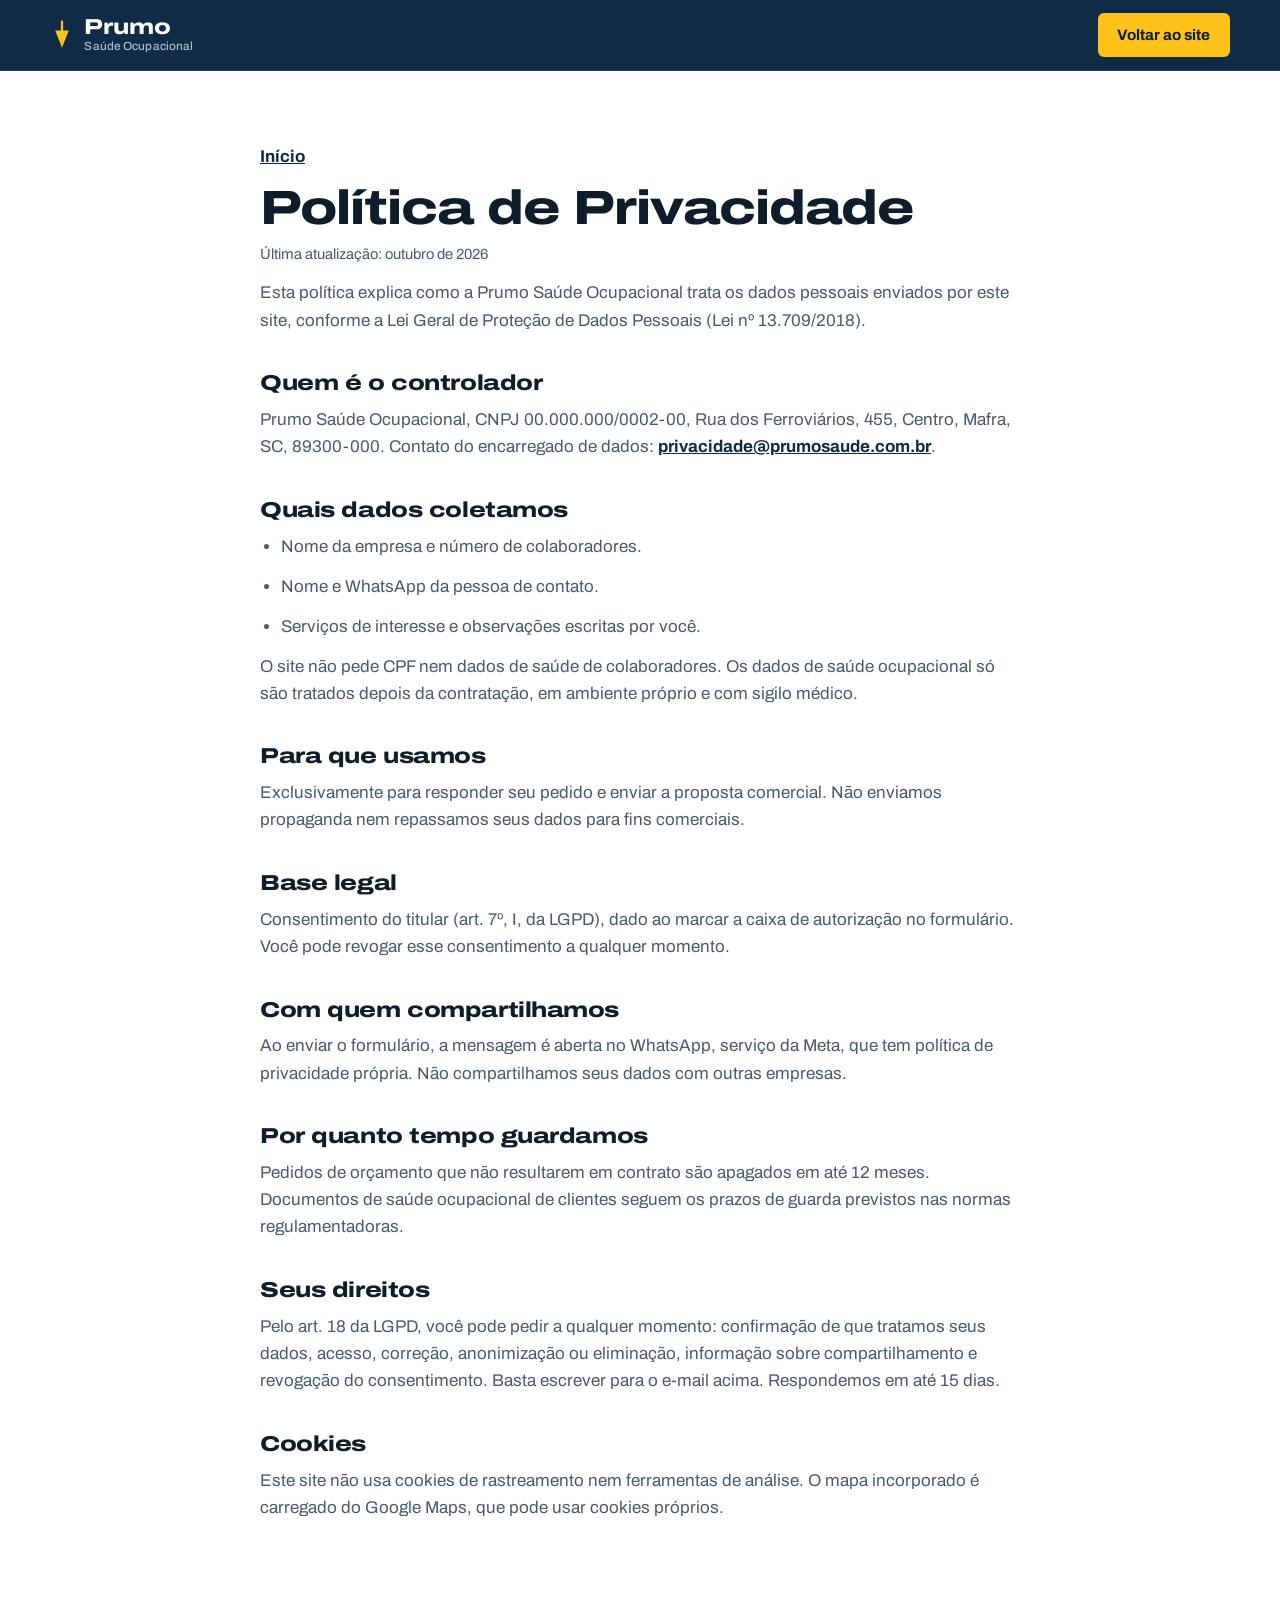
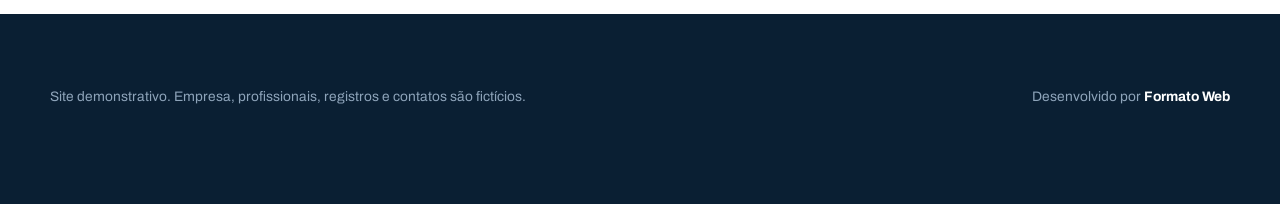
<file: medicina-do-trabalho/politica-de-privacidade.html>
<!doctype html>
<html lang="pt-BR">
<head>
  <meta charset="utf-8">
  <meta name="viewport" content="width=device-width, initial-scale=1">
  <title>Política de Privacidade | Prumo Saúde Ocupacional</title>
  <meta name="description" content="Como a Prumo Saúde Ocupacional coleta, usa e protege seus dados pessoais, conforme a LGPD (Lei 13.709/2018).">
  <meta name="robots" content="noindex">
  <link rel="canonical" href="https://gustavodelima-dev.github.io/sites-demo/medicina-do-trabalho/politica-de-privacidade.html">
  <link rel="icon" href="img/favicon.svg" type="image/svg+xml">
  <link rel="preconnect" href="https://fonts.googleapis.com">
  <link rel="preconnect" href="https://fonts.gstatic.com" crossorigin>
  <link href="https://fonts.googleapis.com/css2?family=Archivo:wdth,wght@62..125,400..800&display=swap" rel="stylesheet">
  <link rel="stylesheet" href="css/style.css">
  <style>
    .doc{padding:clamp(2.5rem,6vw,4.5rem) 0 5rem}
    .doc .wrap{max-width:760px}
    .doc h1{font-size:clamp(2rem,5vw,3rem);margin:.8rem 0 .6rem}
    .doc .link{color:var(--brand);font-weight:700}
    .doc h2{font-size:1.35rem;margin:2.4rem 0 .7rem}
    .doc p,.doc li{color:var(--muted);margin-bottom:.8rem}
    .doc ul{list-style:disc;padding-left:1.3rem}
    .doc .atual{font-size:.92rem}
  </style>
</head>
<body>
  <a class="skip" href="#conteudo">Pular para o conteúdo</a>
  <header class="topo" id="topo">
    <div class="wrap topo__in">
      <a class="marca" href="index.html" aria-label="Prumo Saúde Ocupacional, voltar ao início">
        <svg class="marca__simbolo" viewBox="0 0 32 40" aria-hidden="true"><path d="M16 2v12" stroke="currentColor" stroke-width="3" stroke-linecap="round"/><path d="M7 14h18L16 37z" fill="currentColor"/></svg>
        <span>Prumo<small>Saúde Ocupacional</small></span>
      </a>
      <a class="btn btn--sm btn--hivis" href="index.html">Voltar ao site</a>
    </div>
  </header>

  <main class="doc" id="conteudo">
    <div class="wrap">
      <a class="link" href="index.html">Início</a>
      <h1>Política de Privacidade</h1>
      <p class="atual">Última atualização: outubro de 2026</p>

      <p>Esta política explica como a Prumo Saúde Ocupacional trata os dados pessoais enviados por este site, conforme a Lei Geral de Proteção de Dados Pessoais (Lei nº 13.709/2018).</p>

      <h2>Quem é o controlador</h2>
      <p>Prumo Saúde Ocupacional, CNPJ 00.000.000/0002-00, Rua dos Ferroviários, 455, Centro, Mafra, SC, 89300-000. Contato do encarregado de dados: <a class="link" href="mailto:privacidade@prumosaude.com.br">privacidade@prumosaude.com.br</a>.</p>

      <h2>Quais dados coletamos</h2>
      <ul>
        <li>Nome da empresa e número de colaboradores.</li>
        <li>Nome e WhatsApp da pessoa de contato.</li>
        <li>Serviços de interesse e observações escritas por você.</li>
      </ul>
      <p>O site não pede CPF nem dados de saúde de colaboradores. Os dados de saúde ocupacional só são tratados depois da contratação, em ambiente próprio e com sigilo médico.</p>

      <h2>Para que usamos</h2>
      <p>Exclusivamente para responder seu pedido e enviar a proposta comercial. Não enviamos propaganda nem repassamos seus dados para fins comerciais.</p>

      <h2>Base legal</h2>
      <p>Consentimento do titular (art. 7º, I, da LGPD), dado ao marcar a caixa de autorização no formulário. Você pode revogar esse consentimento a qualquer momento.</p>

      <h2>Com quem compartilhamos</h2>
      <p>Ao enviar o formulário, a mensagem é aberta no WhatsApp, serviço da Meta, que tem política de privacidade própria. Não compartilhamos seus dados com outras empresas.</p>

      <h2>Por quanto tempo guardamos</h2>
      <p>Pedidos de orçamento que não resultarem em contrato são apagados em até 12 meses. Documentos de saúde ocupacional de clientes seguem os prazos de guarda previstos nas normas regulamentadoras.</p>

      <h2>Seus direitos</h2>
      <p>Pelo art. 18 da LGPD, você pode pedir a qualquer momento: confirmação de que tratamos seus dados, acesso, correção, anonimização ou eliminação, informação sobre compartilhamento e revogação do consentimento. Basta escrever para o e-mail acima. Respondemos em até 15 dias.</p>

      <h2>Cookies</h2>
      <p>Este site não usa cookies de rastreamento nem ferramentas de análise. O mapa incorporado é carregado do Google Maps, que pode usar cookies próprios.</p>
    </div>
  </main>

  <footer class="rodape">
    <div class="wrap rodape__demo">
      <p>Site demonstrativo. Empresa, profissionais, registros e contatos são fictícios.</p>
      <p>Desenvolvido por <strong>Formato Web</strong></p>
    </div>
  </footer>
</body>
</html>
</file>
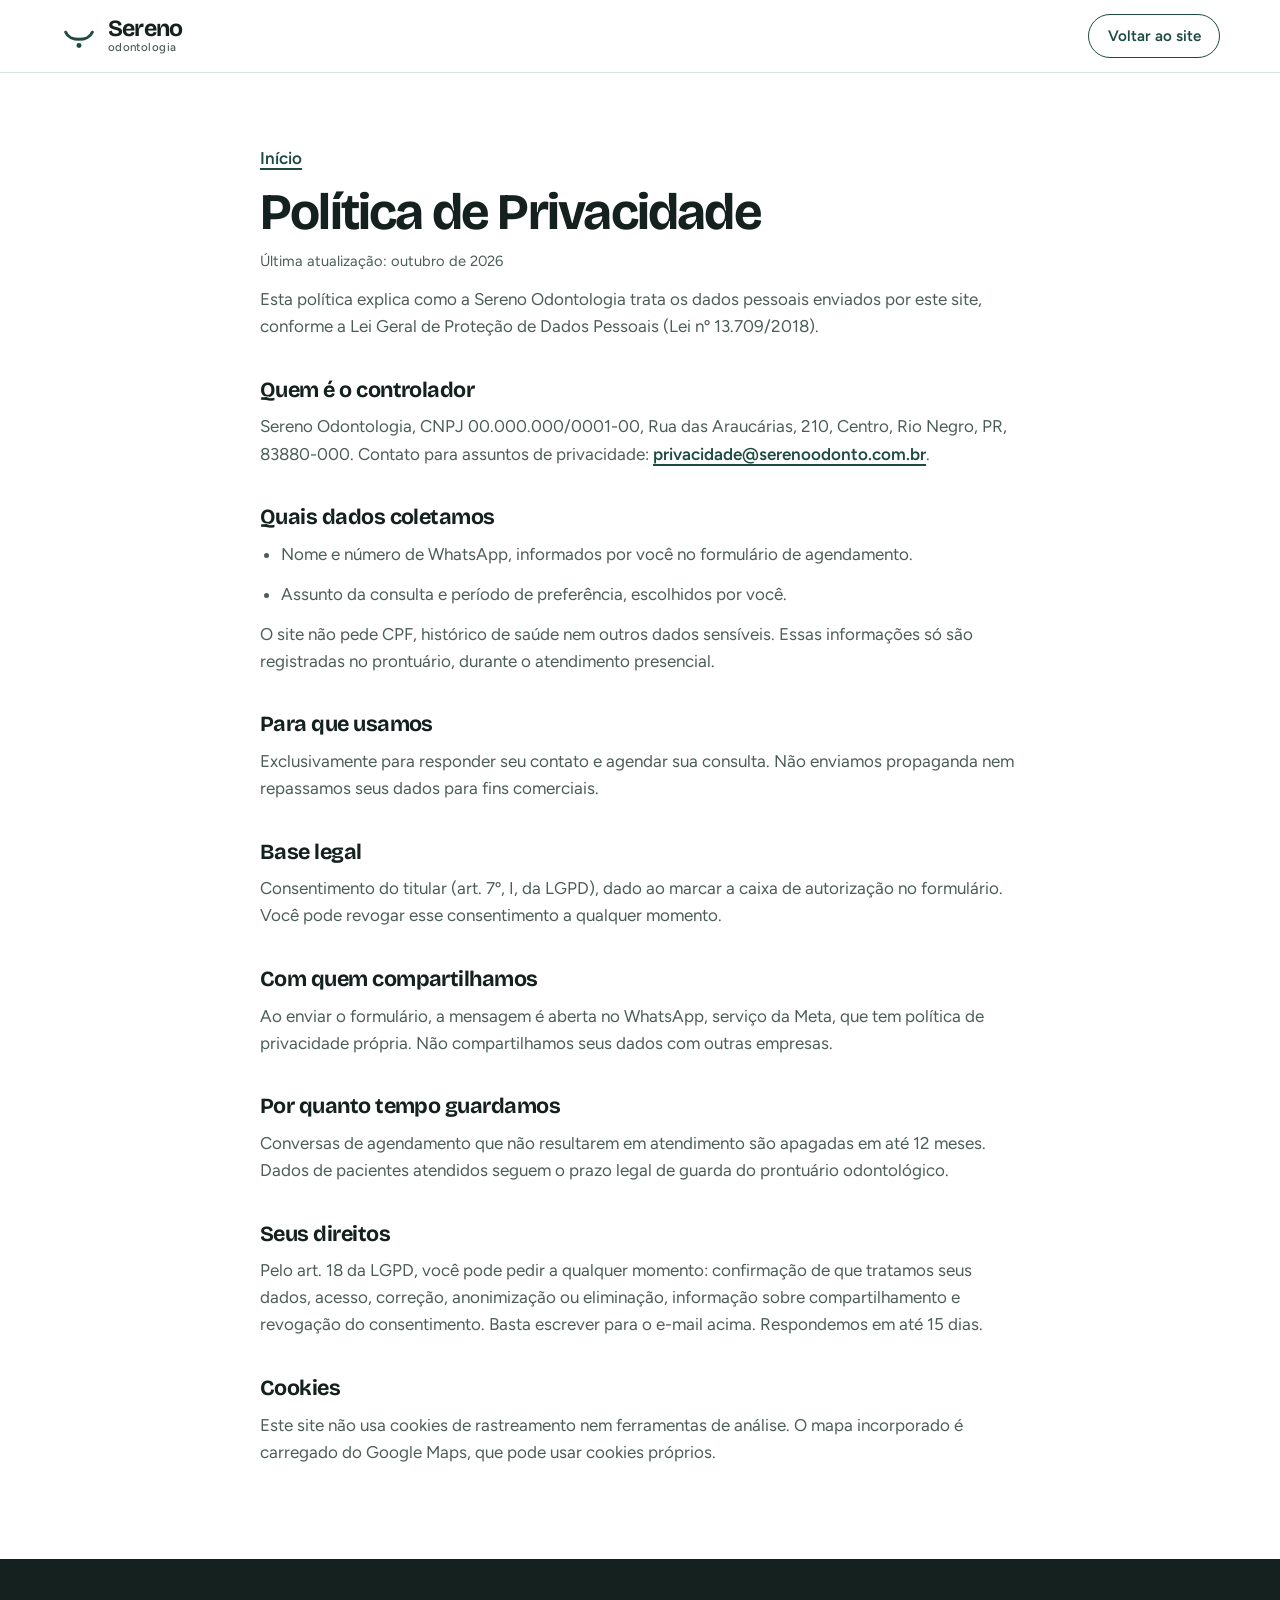
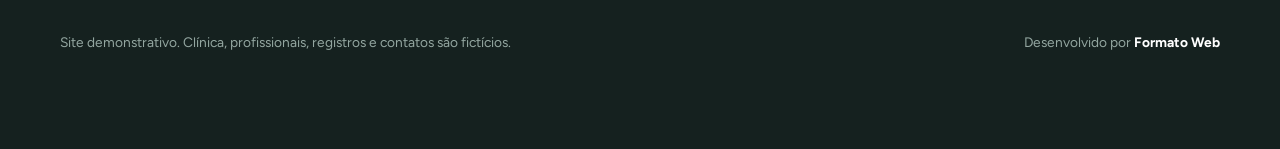
<file: odontologia/politica-de-privacidade.html>
<!doctype html>
<html lang="pt-BR">
<head>
  <meta charset="utf-8">
  <meta name="viewport" content="width=device-width, initial-scale=1">
  <title>Política de Privacidade | Sereno Odontologia</title>
  <meta name="description" content="Como a Sereno Odontologia coleta, usa e protege seus dados pessoais, conforme a LGPD (Lei 13.709/2018).">
  <meta name="robots" content="noindex">
  <link rel="canonical" href="https://gustavodelima-dev.github.io/sites-demo/odontologia/politica-de-privacidade.html">
  <link rel="icon" href="img/favicon.svg" type="image/svg+xml">
  <link rel="preconnect" href="https://fonts.googleapis.com">
  <link rel="preconnect" href="https://fonts.gstatic.com" crossorigin>
  <link href="https://fonts.googleapis.com/css2?family=Bricolage+Grotesque:opsz,wght@12..96,400..800&family=Figtree:wght@400;500;600;700&display=swap" rel="stylesheet">
  <link rel="stylesheet" href="css/style.css">
  <style>
    .doc{padding:clamp(2.5rem,6vw,4.5rem) 0 5rem}
    .doc .wrap{max-width:760px}
    .doc h1{font-size:clamp(2.2rem,5vw,3.2rem);letter-spacing:-.035em;margin:.8rem 0 .6rem}
    .doc h2{font-size:1.35rem;margin:2.4rem 0 .7rem}
    .doc p,.doc li{color:var(--muted);margin-bottom:.8rem}
    .doc ul{list-style:disc;padding-left:1.3rem}
    .doc .atual{font-size:.92rem}
  </style>
</head>
<body>
  <a class="skip" href="#conteudo">Pular para o conteúdo</a>
  <header class="topo is-scrolled" id="topo">
    <div class="wrap topo__in">
      <a class="marca" href="index.html" aria-label="Sereno Odontologia, voltar ao início">
        <svg class="marca__simbolo" viewBox="0 0 40 40" aria-hidden="true"><path d="M6 16c4 10 24 10 28 0" fill="none" stroke="currentColor" stroke-width="3.2" stroke-linecap="round"/><circle cx="20" cy="30" r="2.6" fill="currentColor"/></svg>
        <span>Sereno<small>odontologia</small></span>
      </a>
      <a class="btn btn--sm btn--ghost" href="index.html">Voltar ao site</a>
    </div>
  </header>

  <main class="doc" id="conteudo">
    <div class="wrap">
      <a class="link" href="index.html">Início</a>
      <h1>Política de Privacidade</h1>
      <p class="atual">Última atualização: outubro de 2026</p>

      <p>Esta política explica como a Sereno Odontologia trata os dados pessoais enviados por este site, conforme a Lei Geral de Proteção de Dados Pessoais (Lei nº 13.709/2018).</p>

      <h2>Quem é o controlador</h2>
      <p>Sereno Odontologia, CNPJ 00.000.000/0001-00, Rua das Araucárias, 210, Centro, Rio Negro, PR, 83880-000. Contato para assuntos de privacidade: <a class="link" href="mailto:privacidade@serenoodonto.com.br">privacidade@serenoodonto.com.br</a>.</p>

      <h2>Quais dados coletamos</h2>
      <ul>
        <li>Nome e número de WhatsApp, informados por você no formulário de agendamento.</li>
        <li>Assunto da consulta e período de preferência, escolhidos por você.</li>
      </ul>
      <p>O site não pede CPF, histórico de saúde nem outros dados sensíveis. Essas informações só são registradas no prontuário, durante o atendimento presencial.</p>

      <h2>Para que usamos</h2>
      <p>Exclusivamente para responder seu contato e agendar sua consulta. Não enviamos propaganda nem repassamos seus dados para fins comerciais.</p>

      <h2>Base legal</h2>
      <p>Consentimento do titular (art. 7º, I, da LGPD), dado ao marcar a caixa de autorização no formulário. Você pode revogar esse consentimento a qualquer momento.</p>

      <h2>Com quem compartilhamos</h2>
      <p>Ao enviar o formulário, a mensagem é aberta no WhatsApp, serviço da Meta, que tem política de privacidade própria. Não compartilhamos seus dados com outras empresas.</p>

      <h2>Por quanto tempo guardamos</h2>
      <p>Conversas de agendamento que não resultarem em atendimento são apagadas em até 12 meses. Dados de pacientes atendidos seguem o prazo legal de guarda do prontuário odontológico.</p>

      <h2>Seus direitos</h2>
      <p>Pelo art. 18 da LGPD, você pode pedir a qualquer momento: confirmação de que tratamos seus dados, acesso, correção, anonimização ou eliminação, informação sobre compartilhamento e revogação do consentimento. Basta escrever para o e-mail acima. Respondemos em até 15 dias.</p>

      <h2>Cookies</h2>
      <p>Este site não usa cookies de rastreamento nem ferramentas de análise. O mapa incorporado é carregado do Google Maps, que pode usar cookies próprios.</p>
    </div>
  </main>

  <footer class="rodape">
    <div class="wrap rodape__demo">
      <p>Site demonstrativo. Clínica, profissionais, registros e contatos são fictícios.</p>
      <p>Desenvolvido por <strong>Formato Web</strong></p>
    </div>
  </footer>
</body>
</html>
</file>
<file: medicina-do-trabalho/css/style.css>
/* =========================================================
   Prumo Saúde Ocupacional — site demonstrativo
   Para trocar de cliente: comece pelos tokens abaixo.
   ========================================================= */
:root{
  --brand:#0f2b46;        /* azul-marinho: cor principal */
  --brand-dark:#0a1f33;   /* hover e rodapé */
  --brand-light:#e3ebf3;  /* fundos de ícone */
  --accent:#ffc21a;       /* amarelo de sinalização: CTA sobre fundo escuro */
  --accent-dark:#e9ab00;
  --ok:#1e8e5a;           /* status "em dia" */
  --ink:#0f1d2b;          /* texto */
  --muted:#4a5b6c;        /* texto secundário (AA no --bg-alt) */
  --line:#d5dde6;
  --bg:#ffffff;
  --bg-alt:#f1f4f7;

  --radius-sm:6px;
  --radius:10px;
  --container:1180px;

  --font:'Archivo', system-ui, -apple-system, 'Segoe UI', Roboto, Arial, sans-serif;
}

*,*::before,*::after{box-sizing:border-box}
html{scroll-behavior:smooth;scroll-padding-top:80px;-webkit-text-size-adjust:100%}
body{margin:0;font-family:var(--font);font-size:1.0625rem;line-height:1.6;color:var(--ink);background:var(--bg);-webkit-font-smoothing:antialiased}
img,svg,iframe{display:block;max-width:100%}
a{color:inherit}
h1,h2,h3{margin:0;line-height:1.05;font-weight:800;font-stretch:125%;font-variation-settings:"wdth" 125;letter-spacing:-.02em}
h2{font-size:clamp(1.8rem,3.4vw,2.6rem)}
h3{font-size:1.12rem;letter-spacing:-.005em;line-height:1.2}
p{margin:0}
ul,ol{margin:0;padding:0;list-style:none}
.sr{position:absolute;width:1px;height:1px;overflow:hidden;clip:rect(0 0 0 0);white-space:nowrap}

.wrap{width:min(100% - 32px, var(--container));margin-inline:auto}
.ic{width:24px;height:24px;flex:none;fill:none;stroke:currentColor;stroke-width:1.75;stroke-linecap:round;stroke-linejoin:round}
.ic--lg{width:32px;height:32px}

.skip{position:absolute;left:16px;top:-60px;z-index:100;background:var(--accent);color:var(--ink);padding:.7rem 1rem;border-radius:var(--radius-sm);text-decoration:none;font-weight:700}
.skip:focus{top:12px}
:focus-visible{outline:3px solid #2b7bd6;outline-offset:3px}
.hero :focus-visible,.secao--navy :focus-visible{outline-color:var(--accent)}

/* ---------- Botões ---------- */
.btn{display:inline-flex;align-items:center;justify-content:center;gap:.55rem;min-height:52px;padding:.85rem 1.5rem;border-radius:var(--radius-sm);border:2px solid var(--brand);background:var(--brand);color:#fff;font:700 1rem/1.2 var(--font);text-decoration:none;cursor:pointer;transition:background-color .2s,border-color .2s,color .2s}
.btn:hover{background:var(--brand-dark);border-color:var(--brand-dark)}
.btn--sm{min-height:44px;padding:.55rem 1.1rem;font-size:.95rem}
.btn--full{width:100%}
.btn .ic{width:20px;height:20px}
.hero .btn{background:var(--accent);border-color:var(--accent);color:var(--ink)}
.hero .btn:hover,.btn--hivis:hover{background:var(--accent-dark);border-color:var(--accent-dark)}
.hero .btn--line{background:transparent;border-color:rgba(255,255,255,.5);color:#fff}
.hero .btn--line:hover{background:rgba(255,255,255,.08);border-color:#fff}
.btn--hivis{background:var(--accent);border-color:var(--accent);color:var(--ink)}

/* ---------- Topo ---------- */
.topo{position:sticky;top:0;z-index:50;background:var(--brand);color:#fff;border-bottom:1px solid rgba(255,255,255,.08)}
.topo__in{display:flex;align-items:center;justify-content:space-between;height:70px}
.marca{display:flex;align-items:center;gap:.65rem;text-decoration:none;color:var(--accent)}
.marca__simbolo{width:24px;height:30px}
.marca span{display:flex;flex-direction:column;font-weight:800;font-size:1.35rem;line-height:1;font-stretch:125%;font-variation-settings:"wdth" 125;color:#fff;letter-spacing:-.01em}
.marca small{font-weight:500;font-size:.74rem;font-stretch:100%;font-variation-settings:"wdth" 100;color:#a9bccf;letter-spacing:.01em;margin-top:.2rem}
.menu{display:flex;align-items:center;gap:1.75rem}
.menu a:not(.btn){text-decoration:none;font-weight:500;font-size:.98rem;color:#dfe8f1;padding:.4rem 0;border-bottom:2px solid transparent}
.menu a:not(.btn):hover{color:#fff;border-bottom-color:var(--accent)}
.menu .btn{background:var(--accent);border-color:var(--accent);color:var(--ink)}
.menu .btn:hover{background:var(--accent-dark);border-color:var(--accent-dark)}
.menu-btn{display:none}

/* ---------- Hero ---------- */
.hero{position:relative;background:var(--brand);color:#fff;padding:clamp(2.5rem,6vw,4.75rem) 0 clamp(3.5rem,7vw,5.5rem);overflow:hidden}
.hero::before{content:"";position:absolute;inset:0;background-image:linear-gradient(rgba(255,255,255,.035) 1px,transparent 1px),linear-gradient(90deg,rgba(255,255,255,.035) 1px,transparent 1px);background-size:48px 48px;pointer-events:none}
.hero__in{position:relative;display:grid;grid-template-columns:1.15fr .85fr;gap:clamp(2rem,5vw,4.5rem);align-items:center}
.hero__local{color:var(--accent);font-weight:600;font-size:.98rem;margin-bottom:1.3rem}
.hero h1{font-size:clamp(2.2rem,5vw,4rem);line-height:.98;letter-spacing:-.03em;max-width:14ch;text-wrap:balance}
.hero__sub{margin-top:1.5rem;font-size:clamp(1.05rem,1.5vw,1.2rem);color:#c3d2e0;max-width:48ch}
.hero__acoes{display:flex;flex-wrap:wrap;gap:.75rem;margin-top:2rem}
.hero__fatos{display:grid;grid-template-columns:repeat(3,auto);justify-content:start;gap:2.5rem;margin:2.75rem 0 0;padding-top:1.5rem;border-top:1px solid rgba(255,255,255,.14)}
.hero__fatos dt{font-weight:800;font-size:1.25rem;font-stretch:125%;font-variation-settings:"wdth" 125;color:#fff}
.hero__fatos dd{margin:.15rem 0 0;font-size:.9rem;color:#a9bccf;max-width:16ch;line-height:1.4}
.faixa{position:absolute;left:0;right:0;bottom:0;height:12px;background:repeating-linear-gradient(-45deg,var(--accent) 0 16px,var(--brand) 16px 32px)}

/* Diagnóstico */
.diag{background:#fff;color:var(--ink);border-radius:var(--radius);padding:1.6rem;box-shadow:0 30px 60px -20px rgba(0,0,0,.45);border-top:6px solid var(--accent)}
.diag__topo h2{font-size:1.45rem}
.diag__topo p{color:var(--muted);font-size:.95rem;margin-top:.35rem}
.diag__itens{border:0;margin:1.1rem 0 0;padding:0;display:grid;gap:.4rem}
.diag__item{position:relative;display:grid;grid-template-columns:28px 1fr;gap:.8rem;align-items:start;padding:.7rem .8rem;border:1.5px solid var(--line);border-radius:var(--radius-sm);cursor:pointer;transition:border-color .15s,background-color .15s}
.diag__item:hover{border-color:#9fb1c3}
.diag__item input{position:absolute;opacity:0;inset:0;margin:0;cursor:pointer}
.diag__box{width:26px;height:26px;border:2px solid #9fb1c3;border-radius:5px;display:grid;place-items:center;margin-top:1px;transition:background-color .15s,border-color .15s}
.diag__box .ic{width:18px;height:18px;stroke-width:2.6;color:#fff;opacity:0;transform:scale(.6);transition:opacity .15s,transform .15s}
.diag__item strong{display:block;font-weight:700;font-size:.98rem;line-height:1.3}
.diag__item small{display:block;color:var(--muted);font-size:.84rem;line-height:1.35}
.diag__item:has(input:checked){border-color:var(--ok);background:#effaf4}
.diag__item input:checked + .diag__box{background:var(--ok);border-color:var(--ok)}
.diag__item input:checked + .diag__box .ic{opacity:1;transform:none}
.diag__item input:focus-visible + .diag__box{outline:3px solid #2b7bd6;outline-offset:2px}
.diag__res{margin:1.1rem 0 1rem}
.diag__barra{display:grid;grid-template-columns:repeat(6,1fr);gap:4px}
.diag__barra i{height:8px;border-radius:2px;background:var(--line);transition:background-color .25s}
.diag[data-nivel=baixo] .diag__barra i.on{background:#c2410c}
.diag[data-nivel=medio] .diag__barra i.on{background:var(--accent-dark)}
.diag[data-nivel=ok] .diag__barra i.on{background:var(--ok)}
.diag__placar{margin-top:.7rem;font-size:.93rem;color:var(--muted);line-height:1.45}
.diag__placar strong{color:var(--ink);font-weight:800;margin-right:.25rem}

/* ---------- Seções ---------- */
.secao{padding:clamp(3.5rem,8vw,6rem) 0}
.secao--alt{background:var(--bg-alt)}
.secao--navy{background:var(--brand);color:#fff}
.cabeca{max-width:660px;margin-bottom:clamp(2rem,4vw,3rem)}
.cabeca p{margin-top:.9rem;color:var(--muted);font-size:1.08rem}

/* Serviços: colunas como uma ficha técnica */
.serv{display:grid;grid-template-columns:repeat(4,1fr);border:1px solid var(--line);border-radius:var(--radius);overflow:hidden}
.serv__col{padding:1.8rem 1.5rem 2rem;border-right:1px solid var(--line)}
.serv__col:last-child{border-right:0}
.serv__col .ic{color:var(--brand);margin-bottom:1.2rem}
.serv__col h3{padding-bottom:1rem;margin-bottom:1rem;border-bottom:3px solid var(--accent);display:inline-block}
.serv__col li{position:relative;padding:.45rem 0 .45rem 1.1rem;font-size:.97rem;color:#26384a;border-bottom:1px dashed var(--line)}
.serv__col li:last-child{border-bottom:0}
.serv__col li::before{content:"";position:absolute;left:0;top:.95rem;width:6px;height:6px;background:var(--brand)}

/* Etapas */
.etapas{display:grid;grid-template-columns:repeat(4,1fr);gap:0;counter-reset:etapa}
.etapas li{position:relative;padding:0 1.5rem 0 0}
.etapas li::before{content:"";position:absolute;top:22px;left:52px;right:0;height:2px;background:repeating-linear-gradient(90deg,var(--brand) 0 8px,transparent 8px 14px)}
.etapas li:last-child::before{display:none}
.etapas__n{display:grid;place-items:center;width:46px;height:46px;border-radius:50%;background:var(--brand);color:var(--accent);font-weight:800;font-size:1.2rem;margin-bottom:1.3rem;position:relative}
.etapas h3{font-size:1.2rem;margin-bottom:.6rem}
.etapas p{color:var(--muted);font-size:.97rem;max-width:30ch}

/* Segmentos */
.seg{display:grid;grid-template-columns:.75fr 1.25fr;gap:clamp(2rem,6vw,5rem);align-items:start}
.seg > div p{margin-top:1rem;color:var(--muted);max-width:38ch}
.seg__lista{display:grid;grid-template-columns:1fr 1fr;gap:0;border-top:1px solid var(--line)}
.seg__lista li{display:flex;gap:1rem;align-items:flex-start;padding:1.25rem .5rem 1.25rem 0;border-bottom:1px solid var(--line)}
.seg__lista .ic{width:40px;height:40px;padding:8px;border-radius:var(--radius-sm);background:var(--brand-light);color:var(--brand)}
.seg__lista strong{display:block;font-weight:700}
.seg__lista span{font-size:.93rem;color:var(--muted)}
.seg__lista span strong{color:var(--ink);font-size:1rem}

/* Depoimento */
.dep figure{margin:0;max-width:900px}
.dep blockquote{margin:0}
.dep blockquote p{font-size:clamp(1.5rem,3.2vw,2.35rem);line-height:1.22;font-weight:600;font-stretch:112%;font-variation-settings:"wdth" 112;letter-spacing:-.015em;text-wrap:pretty}
.dep figcaption{margin-top:1.6rem;color:#a9bccf;padding-left:1rem;border-left:4px solid var(--accent)}
.dep figcaption strong{color:#fff}
.dep__nota{margin-top:2rem;font-size:.85rem;color:#8ea4ba}

/* FAQ */
.faq{display:grid;grid-template-columns:.75fr 1.25fr;gap:clamp(2rem,6vw,5rem);align-items:start}
.faq h2{max-width:13ch}
.faq__lista{border-top:2px solid var(--ink)}
.faq__lista details{border-bottom:1px solid var(--line)}
.faq__lista summary{display:flex;justify-content:space-between;align-items:center;gap:1rem;padding:1.2rem 0;font-weight:700;font-size:1.05rem;cursor:pointer;list-style:none}
.faq__lista summary::-webkit-details-marker{display:none}
.faq__lista summary .ic{color:var(--brand);transition:transform .25s}
.faq__lista details[open] summary .ic{transform:rotate(45deg)}
.faq__lista details p{padding:0 2.5rem 1.3rem 0;color:var(--muted)}

/* Orçamento */
.orc{display:grid;grid-template-columns:.85fr 1.15fr;gap:clamp(2rem,6vw,5rem);align-items:start}
.orc__texto > p{margin-top:1rem;color:var(--muted);max-width:40ch}
.orc__info{margin-top:2rem;display:grid;gap:1.2rem}
.orc__info li{display:flex;gap:1rem;align-items:flex-start}
.orc__info .ic{color:var(--brand);margin-top:2px}
.orc__info strong{display:block;font-weight:700}
.orc__info strong a{text-decoration:none}
.orc__info strong a:hover{text-decoration:underline}
.orc__info span{color:var(--muted);font-size:.94rem}

.form{background:var(--bg);border:1px solid var(--line);border-top:6px solid var(--brand);border-radius:var(--radius);padding:clamp(1.4rem,3vw,2.2rem);display:grid;gap:1.1rem}
.form__linha{display:grid;grid-template-columns:1fr 1fr;gap:1rem}
.campo{display:grid;gap:.4rem;border:0;margin:0;padding:0;min-width:0;align-content:start}
.campo label,.campo legend{font-weight:700;font-size:.95rem;padding:0}
.campo legend{margin-bottom:.45rem}
.opc{font-weight:400;color:var(--muted)}
.campo input[type=text],.campo input[type=tel],.campo select,.campo textarea{width:100%;min-height:50px;padding:.7rem .9rem;font:inherit;font-size:1rem;color:var(--ink);background:var(--bg);border:1.5px solid #c3cdd8;border-radius:var(--radius-sm);transition:border-color .2s}
.campo textarea{resize:vertical;min-height:90px}
.campo input:focus,.campo select:focus,.campo textarea:focus{border-color:var(--brand);outline:none;box-shadow:0 0 0 3px rgba(15,43,70,.15)}
.campo [aria-invalid=true]{border-color:#b42318}
.erro{color:#b42318;font-size:.88rem}
.erro:empty{display:none}
.chips{display:flex;flex-wrap:wrap;gap:.5rem}
.chip{position:relative}
.chip input{position:absolute;opacity:0;inset:0;margin:0;cursor:pointer}
.chip span{display:inline-flex;align-items:center;min-height:44px;padding:.5rem .95rem;border-radius:var(--radius-sm);border:1.5px solid #c3cdd8;background:var(--bg);font-weight:600;font-size:.94rem;cursor:pointer}
.chip input:checked + span{background:var(--brand);border-color:var(--brand);color:#fff}
.chip input:focus-visible + span{outline:3px solid #2b7bd6;outline-offset:2px}
.campo--check{grid-template-columns:auto 1fr;align-items:start;gap:.7rem}
.campo--check input{width:22px;height:22px;margin:2px 0 0;accent-color:var(--brand)}
.campo--check label{font-weight:400;font-size:.93rem;color:var(--muted)}
.campo--check label a{color:var(--brand);font-weight:700}
.campo--check .erro{grid-column:1/-1}
.form__ok a{color:inherit;font-weight:700;text-underline-offset:3px}
.form__ok{background:#effaf4;color:#14633f;padding:.9rem 1rem;border-radius:var(--radius-sm);font-weight:600;font-size:.95rem}

.mapa{width:100%;height:320px;border:0;border-radius:var(--radius);margin-top:clamp(2.5rem,5vw,4rem);background:#e4e9ee;filter:grayscale(.5)}

/* ---------- Rodapé ---------- */
.rodape{background:var(--brand-dark);color:#b8c8d8;padding:3rem 0 6rem;font-size:.93rem}
.rodape__in{display:flex;flex-wrap:wrap;justify-content:space-between;gap:1.5rem;padding-bottom:2rem;border-bottom:1px solid rgba(255,255,255,.12)}
.rodape__marca{font-weight:800;font-size:1.2rem;font-stretch:125%;font-variation-settings:"wdth" 125;color:#fff;margin-bottom:.5rem}
.rodape__links{display:flex;flex-direction:column;gap:.5rem}
.rodape__links a{color:#fff;text-underline-offset:3px}
.rodape__demo{display:flex;flex-wrap:wrap;justify-content:space-between;gap:.75rem;padding-top:1.5rem;color:#8ea4ba;font-size:.86rem}
.rodape__demo strong{color:#fff}

.wa{position:fixed;right:calc(18px + env(safe-area-inset-right, 0px));bottom:calc(18px + env(safe-area-inset-bottom, 0px));z-index:60;width:58px;height:58px;border-radius:50%;background:#25d366;color:#fff;display:grid;place-items:center;box-shadow:0 10px 25px -6px rgba(0,0,0,.35);transition:transform .2s}
.wa:hover{transform:scale(1.06)}
.wa svg{width:30px;height:30px}

/* ---------- Responsivo ---------- */
@media (max-width:1080px){
  .serv{grid-template-columns:1fr 1fr}
  .serv__col:nth-child(2){border-right:0}
  .serv__col:nth-child(-n+2){border-bottom:1px solid var(--line)}
  .etapas{grid-template-columns:1fr 1fr;gap:2.5rem 0}
  .etapas li:nth-child(2)::before{display:none}
}
@media (max-width:1000px){
  .hero__in,.seg,.faq,.orc{grid-template-columns:1fr}
  .diag{max-width:560px}
}
@media (max-width:860px){
  .menu-btn{display:grid;place-items:center;align-content:center;gap:6px;width:46px;height:46px;border:1px solid rgba(255,255,255,.25);border-radius:var(--radius-sm);background:transparent;cursor:pointer;padding:0}
  .menu-btn span{display:block;width:20px;height:2px;background:#fff;border-radius:2px;transition:transform .25s}
  .menu-btn[aria-expanded=true] span:first-child{transform:translateY(4px) rotate(45deg)}
  .menu-btn[aria-expanded=true] span:last-child{transform:translateY(-4px) rotate(-45deg)}
  .menu{position:fixed;inset:70px 0 auto 0;flex-direction:column;align-items:stretch;gap:0;background:var(--brand);padding:.5rem 16px 1.25rem;box-shadow:0 20px 30px -20px rgba(0,0,0,.4);transform:translateY(-8px);opacity:0;visibility:hidden;transition:opacity .2s,transform .2s,visibility .2s}
  .menu.is-open{transform:none;opacity:1;visibility:visible}
  .menu a:not(.btn){padding:.95rem 0;border-bottom:1px solid rgba(255,255,255,.12);font-size:1.05rem}
  .menu a:not(.btn):hover{border-bottom-color:rgba(255,255,255,.12)}
  .menu__cta{margin-top:1rem}
}
@media (max-width:620px){
  body{font-size:1rem}
  .hero__fatos{grid-template-columns:1fr 1fr;gap:1.25rem 1.5rem}
  .hero__acoes .btn{width:100%}
  .diag{padding:1.25rem}
  .serv{grid-template-columns:1fr}
  .serv__col{border-right:0;border-bottom:1px solid var(--line)}
  .serv__col:last-child{border-bottom:0}
  .etapas{grid-template-columns:1fr;gap:0}
  .etapas li{display:grid;grid-template-columns:46px 1fr;column-gap:1rem;padding:0 0 1.8rem}
  .etapas li::before{display:block!important;top:52px;bottom:6px;left:22px;right:auto;width:2px;height:auto;background:repeating-linear-gradient(180deg,var(--brand) 0 8px,transparent 8px 14px)}
  .etapas li:last-child::before{display:none!important}
  .etapas__n{grid-row:span 2;margin:0}
  .seg__lista{grid-template-columns:1fr}
  .form__linha{grid-template-columns:1fr}
  .faq__lista details p{padding-right:0}
  .mapa{height:260px}
}
@media (prefers-reduced-motion:reduce){
  html{scroll-behavior:auto}
  *,*::before,*::after{animation:none!important;transition:none!important}
}
</file>
<file: odontologia/css/style.css>
/* =========================================================
   Sereno Odontologia — site demonstrativo
   Para trocar de cliente: comece pelos tokens abaixo.
   ========================================================= */
:root{
  --brand:#1d4a41;        /* verde-pinho: cor principal */
  --brand-dark:#12352e;   /* hover e seção escura */
  --brand-light:#dceae3;  /* fundos de ícone */
  --accent:#9fd3c0;       /* detalhes sobre fundo escuro */
  --ink:#15211f;          /* texto */
  --muted:#4c5d59;        /* texto secundário (contraste AA no --bg-alt) */
  --line:#d9e3df;         /* bordas */
  --bg:#ffffff;
  --bg-alt:#f2f6f4;

  --radius-sm:10px;
  --radius:18px;
  --radius-lg:28px;
  --container:1160px;

  --font-display:'Bricolage Grotesque', 'Segoe UI', system-ui, sans-serif;
  --font:'Figtree', system-ui, -apple-system, 'Segoe UI', Roboto, Arial, sans-serif;
}

*,*::before,*::after{box-sizing:border-box}
html{scroll-behavior:smooth;scroll-padding-top:84px;-webkit-text-size-adjust:100%}
body{margin:0;font-family:var(--font);font-size:1.0625rem;line-height:1.6;color:var(--ink);background:var(--bg);-webkit-font-smoothing:antialiased}
img,svg,iframe{display:block;max-width:100%}
a{color:inherit}
h1,h2,h3{font-family:var(--font-display);line-height:1.08;letter-spacing:-.025em;margin:0;font-weight:700}
h2{font-size:clamp(1.9rem,3.6vw,2.75rem)}
h3{font-size:1.2rem;letter-spacing:-.01em}
p{margin:0}
ul,ol{margin:0;padding:0;list-style:none}

.wrap{width:min(100% - 32px, var(--container));margin-inline:auto}
.ic{width:24px;height:24px;flex:none;fill:none;stroke:currentColor;stroke-width:1.75;stroke-linecap:round;stroke-linejoin:round}

.skip{position:absolute;left:16px;top:-60px;z-index:100;background:var(--ink);color:#fff;padding:.7rem 1rem;border-radius:var(--radius-sm);text-decoration:none}
.skip:focus{top:12px}
:focus-visible{outline:3px solid #2f8f7b;outline-offset:3px;border-radius:6px}

/* ---------- Botões ---------- */
.btn{display:inline-flex;align-items:center;justify-content:center;gap:.55rem;min-height:52px;padding:.85rem 1.5rem;border-radius:999px;border:1.5px solid var(--brand);background:var(--brand);color:#fff;font:600 1rem/1.2 var(--font);text-decoration:none;cursor:pointer;transition:background-color .2s,border-color .2s,color .2s}
.btn:hover{background:var(--brand-dark);border-color:var(--brand-dark)}
.btn--ghost{background:transparent;color:var(--brand)}
.btn--ghost:hover{background:var(--brand-light);border-color:var(--brand);color:var(--brand-dark)}
.btn--sm{min-height:44px;padding:.6rem 1.15rem;font-size:.95rem}
.btn--full{width:100%}
.btn .ic{width:20px;height:20px}
.link{color:var(--brand);font-weight:600;text-underline-offset:4px;text-decoration-thickness:1.5px}
.link:hover{color:var(--brand-dark)}

/* ---------- Topo ---------- */
.topo{position:sticky;top:0;z-index:50;background:rgba(255,255,255,.88);backdrop-filter:saturate(1.4) blur(14px);-webkit-backdrop-filter:saturate(1.4) blur(14px);border-bottom:1px solid transparent;transition:border-color .2s}
.topo.is-scrolled{border-bottom-color:var(--line)}
.topo__in{display:flex;align-items:center;justify-content:space-between;height:72px}
.marca{display:flex;align-items:center;gap:.6rem;text-decoration:none;color:var(--brand)}
.marca__simbolo{width:38px;height:38px}
.marca span{font:700 1.45rem/1 var(--font-display);letter-spacing:-.03em;color:var(--ink);display:flex;flex-direction:column}
.marca small{font:500 .72rem/1.3 var(--font);letter-spacing:.04em;color:var(--muted)}
.menu{display:flex;align-items:center;gap:1.75rem}
.menu a:not(.btn){text-decoration:none;font-weight:500;font-size:.98rem;color:var(--ink);padding:.4rem 0;border-bottom:1.5px solid transparent}
.menu a:not(.btn):hover{border-bottom-color:var(--brand)}
.menu-btn{display:none}

/* ---------- Hero ---------- */
.hero{padding:clamp(2.5rem,6vw,5rem) 0 clamp(3rem,6vw,5rem);background:linear-gradient(180deg,var(--bg) 0%,var(--bg-alt) 100%)}
.hero__in{display:grid;grid-template-columns:1.1fr .9fr;gap:clamp(2rem,5vw,4.5rem);align-items:center}
.hero__local{display:inline-flex;align-items:center;gap:.45rem;font-weight:600;font-size:.95rem;color:var(--brand);margin-bottom:1.4rem}
.hero__local .ic{width:18px;height:18px}
.hero h1{font-size:clamp(2.6rem,5.6vw,4.6rem);font-weight:700;letter-spacing:-.04em;line-height:1.02;font-variation-settings:"opsz" 96;max-width:15ch;text-wrap:balance}
.hero__sub{margin-top:1.6rem;font-size:clamp(1.08rem,1.6vw,1.22rem);color:var(--muted);max-width:46ch}
.hero__acoes{display:flex;flex-wrap:wrap;gap:.75rem;margin-top:2.2rem}

/* Roteiro da primeira consulta — o elemento memorável da página */
.roteiro{position:relative;background:var(--bg);border:1px solid var(--line);border-radius:var(--radius-lg);padding:2rem 1.9rem 1.6rem;box-shadow:0 30px 60px -30px rgba(18,53,46,.28)}
.roteiro__arco{width:96px;height:auto;overflow:visible;margin-bottom:.2rem}
.roteiro__arco path{fill:none;stroke:var(--brand);stroke-width:9;stroke-linecap:round;stroke-dasharray:420;stroke-dashoffset:0}
.js .roteiro__arco path{stroke-dashoffset:420;animation:sorriso 1.4s .35s cubic-bezier(.65,0,.35,1) forwards}
@keyframes sorriso{to{stroke-dashoffset:0}}
.roteiro h2{font-size:1.4rem;letter-spacing:-.02em;margin:.9rem 0 1.2rem}
.roteiro__lista li{display:grid;grid-template-columns:3.2rem 1fr;gap:.9rem;padding:.85rem 0;border-top:1px solid var(--line)}
.roteiro__lista .min{font:700 1.3rem/1.2 var(--font-display);color:var(--brand);font-variant-numeric:tabular-nums;letter-spacing:-.02em}
.roteiro__lista strong{display:block;font-weight:600;font-size:1.02rem}
.roteiro__lista p{font-size:.94rem;color:var(--muted);line-height:1.5}
.roteiro__lista li:last-child strong{color:var(--brand)}

/* ---------- Seções ---------- */
.secao{padding:clamp(3.5rem,8vw,6.5rem) 0}
.secao--alt{background:var(--bg-alt)}
.secao--escura{background:var(--brand-dark);color:#eef5f2}
.cabeca{max-width:620px;margin-bottom:clamp(2rem,4vw,3.2rem)}
.cabeca p{margin-top:.9rem;color:var(--muted);font-size:1.1rem}
.secao--escura .cabeca p{color:#b9d0c8}

/* Combinados */
.combinados{display:grid;grid-template-columns:repeat(4,1fr);gap:clamp(1.5rem,3vw,2.5rem)}
.combinados li{border-top:2px solid var(--brand);padding-top:1.4rem}
.ic--box{width:46px;height:46px;padding:11px;border-radius:12px;background:var(--brand-light);color:var(--brand);margin-bottom:1.1rem}
.combinados p{margin-top:.55rem;color:var(--muted);font-size:.98rem}

/* Tratamentos */
.trat{display:grid;grid-template-columns:.8fr 1.2fr;gap:clamp(2rem,6vw,5rem);align-items:start}
.trat__lado{position:sticky;top:110px}
.trat__lado p{margin:1rem 0 1.4rem;color:var(--muted);max-width:34ch}
.trat__lista{border-top:1px solid var(--line)}
.trat__lista details{border-bottom:1px solid var(--line)}
.trat__lista summary{display:grid;grid-template-columns:1fr auto 28px;align-items:center;gap:1rem;padding:1.35rem .25rem;cursor:pointer;list-style:none}
.trat__lista summary::-webkit-details-marker{display:none}
.trat__nome{font:600 clamp(1.2rem,2.2vw,1.55rem)/1.2 var(--font-display);letter-spacing:-.02em}
.trat__dur{font-size:.88rem;color:var(--muted);white-space:nowrap}
.trat__mais{width:24px;height:24px;color:var(--brand);transition:transform .25s}
.trat__lista details[open] .trat__mais{transform:rotate(45deg)}
.trat__lista summary:hover .trat__nome{color:var(--brand)}
.trat__lista details p{padding:0 3rem 1.5rem .25rem;color:var(--muted);max-width:60ch}

/* Equipe */
.equipe{display:grid;grid-template-columns:repeat(3,1fr);gap:1.25rem}
.equipe li{display:flex;flex-direction:column;gap:.7rem;padding:2rem 1.75rem;border-radius:var(--radius);background:rgba(255,255,255,.05);border:1px solid rgba(255,255,255,.12)}
.equipe h3{font-size:1.45rem;color:#fff}
.equipe__esp{color:var(--accent);font-weight:600;font-size:.98rem}
.equipe li > p:nth-of-type(2){color:#d6e5df;font-size:1rem;line-height:1.6;flex:1}
.equipe__reg{font-size:.85rem;color:#a7c1b8;border-top:1px solid rgba(255,255,255,.12);padding-top:.9rem;margin-top:.4rem}

/* Pagamento */
.pag{display:grid;gap:clamp(1.8rem,4vw,2.6rem)}
.pag > div{display:flex;flex-wrap:wrap;justify-content:space-between;align-items:end;gap:1rem 3rem}
.pag > div p{color:var(--muted);max-width:44ch}
.pag__lista{display:grid;grid-template-columns:repeat(4,1fr);gap:1px;background:var(--line);border:1px solid var(--line);border-radius:var(--radius);overflow:hidden}
.pag__lista li{display:flex;flex-direction:column;gap:.9rem;padding:1.6rem 1.5rem;background:var(--bg)}
.pag__lista .ic{color:var(--brand);margin-top:2px}
.pag__lista strong{display:block;font-weight:600}
.pag__lista span{font-size:.93rem;color:var(--muted)}

/* FAQ */
.faq{display:grid;grid-template-columns:.8fr 1.2fr;gap:clamp(2rem,6vw,5rem);align-items:start}
.faq h2{max-width:12ch}
.faq__lista details{background:var(--bg);border:1px solid var(--line);border-radius:var(--radius);margin-bottom:.7rem}
.faq__lista summary{display:flex;justify-content:space-between;align-items:center;gap:1rem;padding:1.2rem 1.4rem;font-weight:600;font-size:1.04rem;cursor:pointer;list-style:none}
.faq__lista summary::-webkit-details-marker{display:none}
.faq__lista summary .ic{color:var(--brand);transition:transform .25s}
.faq__lista details[open] summary .ic{transform:rotate(45deg)}
.faq__lista details p{padding:0 1.4rem 1.3rem;color:var(--muted)}

/* Agendar + contato */
.agendar{display:grid;grid-template-columns:1fr 1fr;gap:clamp(2rem,6vw,5rem);align-items:start}
.agendar__texto > p{margin-top:1rem;color:var(--muted);max-width:42ch}
.agendar__info{margin-top:2rem;display:grid;gap:1.2rem}
.agendar__info li{display:flex;gap:1rem;align-items:flex-start}
.agendar__info .ic{color:var(--brand);margin-top:2px}
.agendar__info strong{display:block;font-weight:600}
.agendar__info strong a{text-decoration:none}
.agendar__info strong a:hover{color:var(--brand);text-decoration:underline}
.agendar__info span{color:var(--muted);font-size:.94rem}

.form{background:var(--bg-alt);border:1px solid var(--line);border-radius:var(--radius-lg);padding:clamp(1.4rem,3vw,2.2rem);display:grid;gap:1.1rem}
.campo{display:grid;gap:.4rem;border:0;margin:0;padding:0;min-width:0}
.campo label,.campo legend{font-weight:600;font-size:.95rem;padding:0}
.campo legend{margin-bottom:.4rem}
.campo input[type=text],.campo input[type=tel],.campo select{width:100%;min-height:50px;padding:.7rem .95rem;font:inherit;font-size:1rem;color:var(--ink);background:var(--bg);border:1.5px solid var(--line);border-radius:var(--radius-sm);transition:border-color .2s}
.campo input:focus,.campo select:focus{border-color:var(--brand);outline:none;box-shadow:0 0 0 3px rgba(29,74,65,.15)}
.campo input[aria-invalid=true]{border-color:#b42318}
.erro{color:#b42318;font-size:.88rem;min-height:0}
.erro:empty{display:none}
.chips{display:flex;flex-wrap:wrap;gap:.5rem}
.chip{position:relative}
.chip input{position:absolute;opacity:0;inset:0;margin:0;cursor:pointer}
.chip span{display:inline-flex;align-items:center;min-height:44px;padding:.5rem 1rem;border-radius:999px;border:1.5px solid var(--line);background:var(--bg);font-weight:500;font-size:.95rem;cursor:pointer}
.chip input:checked + span{background:var(--brand);border-color:var(--brand);color:#fff}
.chip input:focus-visible + span{outline:3px solid #2f8f7b;outline-offset:2px}
.campo--check{grid-template-columns:auto 1fr;align-items:start;gap:.7rem}
.campo--check input{width:22px;height:22px;margin:2px 0 0;accent-color:var(--brand)}
.campo--check label{font-weight:400;font-size:.93rem;color:var(--muted)}
.campo--check label a{color:var(--brand);font-weight:600}
.campo--check .erro{grid-column:1/-1}
.form__ok a{color:inherit;font-weight:700;text-underline-offset:3px}
.form__ok{background:var(--brand-light);color:var(--brand-dark);padding:.9rem 1rem;border-radius:var(--radius-sm);font-weight:500;font-size:.95rem}

.mapa{width:100%;height:340px;border:0;border-radius:var(--radius-lg);margin-top:clamp(2.5rem,5vw,4rem);background:var(--bg-alt);filter:grayscale(.35)}

/* ---------- Rodapé ---------- */
.rodape{background:var(--ink);color:#c9d6d2;padding:3rem 0 6rem;font-size:.93rem}
.rodape__in{display:flex;flex-wrap:wrap;justify-content:space-between;gap:1.5rem;padding-bottom:2rem;border-bottom:1px solid rgba(255,255,255,.12)}
.rodape__marca{font:700 1.3rem/1.2 var(--font-display);color:#fff;margin-bottom:.5rem}
.rodape__links{display:flex;flex-direction:column;gap:.5rem}
.rodape__links a{color:#fff;text-underline-offset:3px}
.rodape__demo{display:flex;flex-wrap:wrap;justify-content:space-between;gap:.75rem;padding-top:1.5rem;color:#93a6a0;font-size:.86rem}
.rodape__demo strong{color:#fff}

/* WhatsApp flutuante */
.wa{position:fixed;right:calc(18px + env(safe-area-inset-right, 0px));bottom:calc(18px + env(safe-area-inset-bottom, 0px));z-index:60;width:58px;height:58px;border-radius:50%;background:#25d366;color:#fff;display:grid;place-items:center;box-shadow:0 10px 25px -6px rgba(0,0,0,.35);transition:transform .2s}
.wa:hover{transform:scale(1.06)}
.wa svg{width:30px;height:30px}

/* ---------- Responsivo ---------- */
@media (max-width:1000px){
  .hero__in,.trat,.faq,.agendar{grid-template-columns:1fr}
  .pag__lista{grid-template-columns:1fr 1fr}
  .trat__lado{position:static}
  .combinados{grid-template-columns:1fr 1fr}
  .equipe{grid-template-columns:1fr}
  .hero h1{max-width:16ch}
  .roteiro{max-width:560px}
}
@media (max-width:860px){
  .menu-btn{display:grid;place-items:center;gap:6px;width:46px;height:46px;border:1px solid var(--line);border-radius:12px;background:var(--bg);cursor:pointer;padding:0;align-content:center}
  .menu-btn span{display:block;width:20px;height:2px;background:var(--ink);border-radius:2px;transition:transform .25s}
  .menu-btn[aria-expanded=true] span:first-child{transform:translateY(4px) rotate(45deg)}
  .menu-btn[aria-expanded=true] span:last-child{transform:translateY(-4px) rotate(-45deg)}
  .menu{position:fixed;inset:72px 0 auto 0;flex-direction:column;align-items:stretch;gap:0;background:var(--bg);border-bottom:1px solid var(--line);padding:.5rem 16px 1.25rem;box-shadow:0 20px 30px -20px rgba(0,0,0,.2);transform:translateY(-8px);opacity:0;visibility:hidden;transition:opacity .2s,transform .2s,visibility .2s}
  .menu.is-open{transform:none;opacity:1;visibility:visible}
  .menu a:not(.btn){padding:.95rem 0;border-bottom:1px solid var(--line);font-size:1.05rem}
  .menu a:not(.btn):hover{border-bottom-color:var(--line);color:var(--brand)}
  .menu__cta{margin-top:1rem}
}
@media (max-width:560px){
  body{font-size:1rem}
  .combinados{grid-template-columns:1fr}
  .pag__lista{grid-template-columns:1fr}
  .pag__lista li{flex-direction:row;padding:1.2rem}
  .hero__acoes .btn{width:100%}
  .roteiro{padding:1.6rem 1.25rem 1.2rem}
  .trat__lista summary{grid-template-columns:1fr 24px}
  .trat__dur{grid-column:1;grid-row:2;margin-top:-.6rem}
  .trat__mais{grid-column:2;grid-row:1}
  .trat__lista details p{padding-right:.25rem}
  .mapa{height:260px}
}
@media (prefers-reduced-motion:reduce){
  html{scroll-behavior:auto}
  *,*::before,*::after{animation:none!important;transition:none!important}
  .js .roteiro__arco path{stroke-dashoffset:0}
}
</file>
